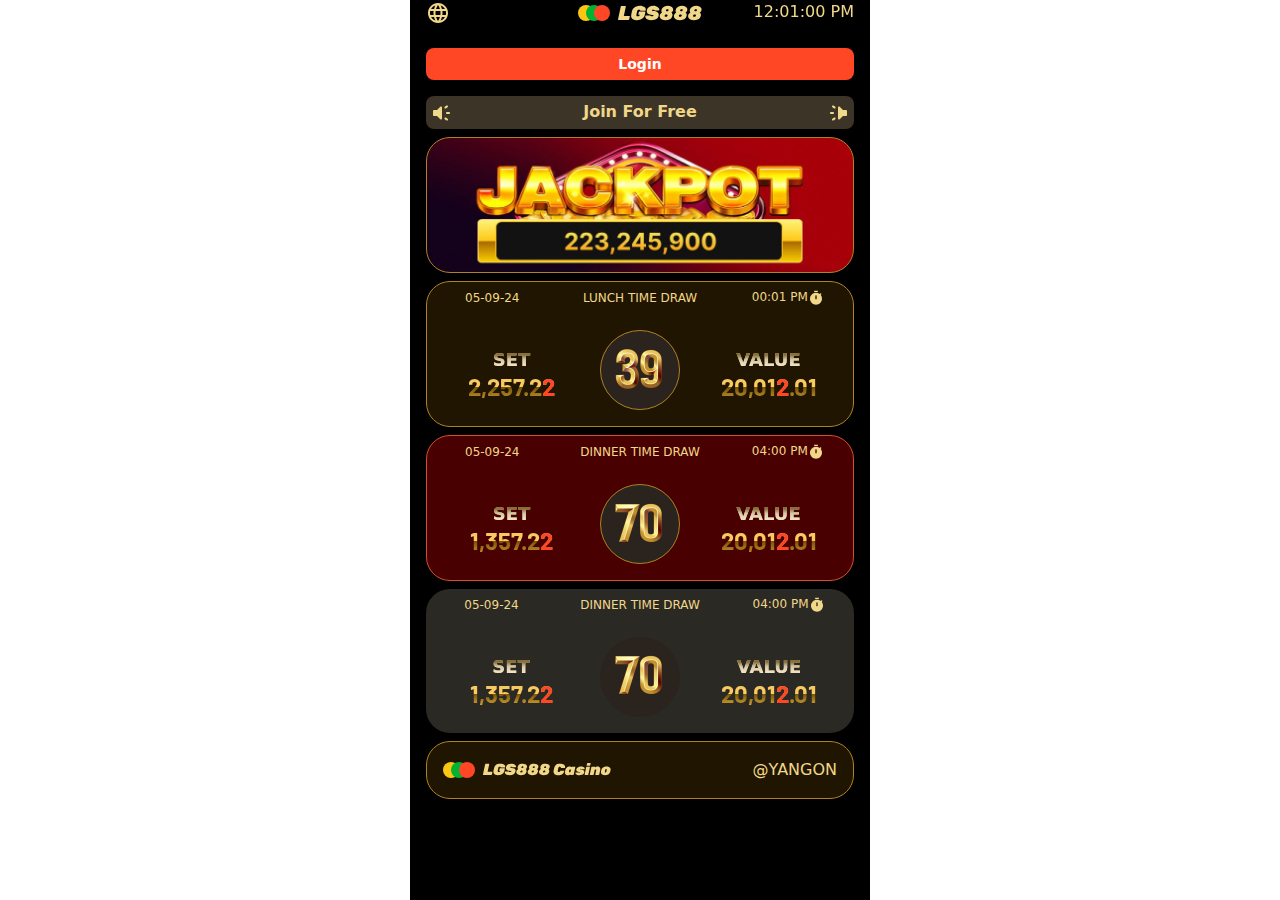
<file: index.html>
<!doctype html>
<html lang="en" class="h-100">
  <head>
    <meta charset="utf-8">
    <meta name="viewport" content="width=device-width, initial-scale=1">
    <meta name="description" content="">
    <meta name="author" content="Mark Otto, Jacob Thornton, and Bootstrap contributors">
    <meta name="generator" content="Hugo 0.88.1">
    <title>EZY2D</title>
    <link rel="icon" type="image/x-icon" href="assets/images/favicon.png">
    <link rel="canonical" href="https://getbootstrap.com/docs/5.1/examples/cover/">
    <link rel="stylesheet" href="https://fonts.googleapis.com/css2?family=Material+Symbols+Outlined:opsz,wght,FILL,GRAD@24,400,0,0" />
    <link rel="preconnect" href="https://fonts.googleapis.com">
    <link rel="preconnect" href="https://fonts.gstatic.com" crossorigin>
    <link href="https://fonts.googleapis.com/css2?family=Rubik:ital,wght@0,300..900;1,300..900&display=swap" rel="stylesheet">
    <script src="https://cdn.jsdelivr.net/npm/@popperjs/core@2.10.2/dist/umd/popper.min.js" integrity="sha384-7+zCNj/IqJ95wo16oMtfsKbZ9ccEh31eOz1HGyDuCQ6wgnyJNSYdrPa03rtR1zdB" crossorigin="anonymous"></script>
    <script src="https://cdn.jsdelivr.net/npm/bootstrap@5.1.3/dist/js/bootstrap.min.js" integrity="sha384-QJHtvGhmr9XOIpI6YVutG+2QOK9T+ZnN4kzFN1RtK3zEFEIsxhlmWl5/YESvpZ13" crossorigin="anonymous"></script>
    <link href="https://fonts.googleapis.com/css2?family=Barlow:ital,wght@0,100;0,200;0,300;0,400;0,500;0,600;0,700;0,800;0,900;1,100;1,200;1,300;1,400;1,500;1,600;1,700;1,800;1,900&family=Syncopate:wght@400;700&display=swap" rel="stylesheet">

    <!-- Bootstrap core CSS -->
<link href="assets/dist/css/bootstrap.min.css" rel="stylesheet">

    <style>
      .bd-placeholder-img {
        font-size: 1.125rem;
        text-anchor: middle;
        -webkit-user-select: none;
        -moz-user-select: none;
        user-select: none;
      }

      @media (min-width: 768px) {
        .bd-placeholder-img-lg {
          font-size: 3.5rem;
        }
      }
      .animated-text {
            font-weight: bold;
            color: #FF4726;
            transition: opacity 0.5s ease-in-out;
        }
      .animated-text.small {
            color: #FF4726;
        }
        .fade-out {
            opacity: 0;
        }
      .dropbtn {
        background-color: #fff;
        border: none;
        cursor: pointer;
        }

.dropdown {
  position: relative;
  display: inline-block;
}

.dropdown-content {
  display: none;
  position: absolute;
  background-color: #fff;
  min-width: 160px;
  box-shadow: 0px 8px 16px 0px rgba(0,0,0,0.2);
  z-index: 1;
}

.dropdown-content a {
  color: #FF4726;
  padding: 12px 16px;
  text-decoration: none;
  display: block;
}

.dropdown-content a:hover {background-color: #fff}

.dropdown:hover .dropdown-content {
  display: block;
}

.dropdown:hover .dropbtn {
  background-color: #fff;
}
        .number {
          position: absolute;
            width: 100%;
            text-align: center;
            opacity: 0;
            transition: opacity 1s ease-in-out;
            left:0px
        }
        .number.active {
            opacity: 1;
            
        }
        .barlow-bold {
            font-family: "Barlow", sans-serif;
            font-weight: 700;
            font-style: normal;
        }
    </style>

    
    <!-- Css -->
    <link href="cover.css" rel="stylesheet">
  </head>
  <body class="d-flex bg-white mb-auto">

    <!-- Modal -->
    <div class="modal fade" id="staticBackdrop" data-bs-backdrop="static" data-bs-keyboard="false" tabindex="-1" aria-labelledby="staticBackdropLabel" aria-hidden="true">
      <div class="modal-dialog modal-dialog-centered">
        <div class="modal-content rounded-24 w-75 mx-auto">
          <div class="modal-header no-border">
            <h5 class="modal-title text-center w-100" id="staticBackdropLabel">登录</h5>
            <!-- <button type="button" class="btn-close" data-bs-dismiss="modal" aria-label="Close"></button> -->
          </div>
          <div class="modal-body">
            <input type="email" class="form-control bg-lg no-border mbh12 rounded-5" placeholder="帐号">
            <input type="password" class="form-control bg-lg no-border rounded-5" placeholder="密码" id="inputPassword">
          </div>
          <div class="modal-footer no-border">
            <button type="button" class="btn flex-fill bg-lg rounded-5" data-bs-dismiss="modal">关闭</button>
            <a href="pin.html" class="flex-fill btn bg-brandred rounded-5 text-white text-decoration-none">确定</a>
          </div>
        </div>
      </div>
    </div>
    <!-- Content -->
<div class="phone-container d-flex mx-auto flex-column bg-bk">
    <!-- Header -->
  <header class="phone-container mb-auto fixed-top-ezy px-3">
    <div class="row g-0 align-items-center">
      <div class="col"><div class="dropdown">
        <button class="dropbtn p-0" style="background-color: black;"><img src="assets/images/material-symbols_languageg.svg"></button>
        <div class="dropdown-content rounded-5">
        <a href="#">မြန်ြာဘာသာ</a>
        <a href="#">English</a>
        <a href="#">中文</a>
        </div>
      </div></div>
      <div class="col-6 text-center"><img src="assets/images/logog.svg"></div>
      <div class="col text-gold text-end">12:01:00 PM</div>
    </div>
  </header>

  <main class="phone-container mt-5 px-3 bg-black">
    
    <div class="d-grid"><button type="button" class="btn text-center bg-brandred text-white rounded-5 p-1 mb-3 fw-bold f14 h32" data-bs-toggle="modal" data-bs-target="#staticBackdrop">Login</button></div>
      <div class="d-flex flex-column" style="gap:8px;">
    <div class="row g-0 rounded-5 p-1 bg-dg">
      <div class="col"><img src="assets/images/material-symbols_brand-awareness-roundedg.svg"></div>
      <div class="col text-center text-gold fw-bold">Join For Free</div>
      <div class="col text-end"><img src="assets/images/material-symbols_brand-awareness-roundedrg.svg"></div>
    </div>
    <!-- Jackpot -->
    <div class="rounded-24 align-items-center d-flex justify-content-center flex-column px-3 bg-jackpot text-center" style="border:1px solid #AE8226;">
    </div>

     <!-- Bet -->
     <div class="rounded-24 bg-dkb overflow-hidden pb-3" style="border:1px solid #AE8226;">
      <div class="row g-0 align-items-center h32 px-3 mb-3 text-gold">
        <div class="col text-center f12">05-09-24</div>
        <div class="col-6 text-center f12">LUNCH TIME DRAW</div>
        <div class="col text-center f12">00:01 PM<img src="assets/images/material-symbols_timer-roundedg.svg"></div>
      </div>
      <div class="px-3">
      <div class="row g-0 align-items-center" style="gap:20px;">
        <div class="col text-center text-goldg fw-bold" style="font-size:24px;"><div class="text-wgoldg" style="font-size:18px;line-height: 18px;">SET</div><div class="barlow-bold" id="animation1" style="position:relative; width:100%; height:20px;"><span class="number text-goldg">2,257.2<span class="text-bgred">2</span></span><span class="number text-goldg">1,317.2<span class="text-bgred">8</span></span></div></div>
        <div class="text-center bg-dkg rounded-pill" style="height:80px; width:80px; border:1px solid #AE8226;"><div style="position:relative;line-height:76px;" id="animation2"><span class="number"><img src="assets/images/sample1.png" style="width:50px;"></span><span class="number"><img src="assets/images/sample2.png" style="width:50px;"></span></div></div>
        <div class="col text-center text-goldg fw-bold" style="font-size:24px;"><div class="text-wgoldg" style="font-size:18px;line-height: 18px;">VALUE</div><div class="barlow-bold" id="animation3" style="position:relative; width:100%; height:20px;"><span class="number text-goldg">20,01<span class="text-bgred">2</span>.01</span><span class="number text-goldg">20,51<span class="text-bgred">3</span>.06</span></span></div></div>
      </div>

      </div>
    </div>

    <div class="rounded-24 bg-dkr overflow-hidden pb-3" style="border:1px solid #D34E2D;">
      <div class="row g-0 align-items-center h32 px-3 mb-3 text-gold">
        <div class="col text-center f12">05-09-24</div>
        <div class="col-6 text-center f12">DINNER TIME DRAW</div>
        <div class="col text-center f12">04:00 PM<img src="assets/images/material-symbols_timer-roundedg.svg"></div>
      </div>
      <div class="px-3">
      <div class="row g-0 align-items-center" style="gap:20px;">
        <div class="col text-center text-goldg fw-bold" style="font-size:24px;"><div class="text-wgoldg" style="font-size:18px;line-height: 18px;">SET</div><div class="barlow-bold" id="animation4" style="position:relative; width:100%; height:20px;"><span class="number text-goldg">1,357.2<span class="text-bgred">2</span></span><span class="number text-goldg">1,317.2<span class="text-bgred">8</span></span></div></div>
        <div class="text-center bg-dkg rounded-pill" style="height:80px; width:80px; border:1px solid #AE8226;"><div style="position:relative;line-height:76px;" id="animation5"><span class="number"><img src="assets/images/sample2.png" style="width:50px;"></span><span class="number"><img src="assets/images/sample1.png" style="width:50px;"></span></div></div>
        <div class="col text-center text-goldg fw-bold" style="font-size:24px;"><div class="text-wgoldg" style="font-size:18px;line-height: 18px;">VALUE</div><div class="barlow-bold" id="animation6" style="position:relative; width:100%; height:20px;"><span class="number text-goldg">20,01<span class="text-bgred">2</span>.01</span><span class="number text-goldg">26,16<span class="text-bgred">3</span>.06</span></span></div></div>
      </div>
      
      </div>
    </div>

        <div class="rounded-24 overflow-hidden pb-3 bg-dg2">
      <div class="row g-0 align-items-center h32 px-3 mb-3 text-gold">
        <div class="col text-center f12">05-09-24</div>
        <div class="col-6 text-center f12">DINNER TIME DRAW</div>
        <div class="col text-center f12">04:00 PM<img src="assets/images/material-symbols_timer-roundedg.svg"></div>
      </div>
      <div class="px-3">
      <div class="row g-0 align-items-center" style="gap:20px;">
        <div class="col text-center text-goldg fw-bold" style="font-size:24px;"><div class="text-wgoldg" style="font-size:18px;line-height: 18px;">SET</div><div class="barlow-bold" style="position:relative; width:100%; height:20px;"><span class="text-goldg">1,357.2<span class="text-bgred">2</span></span></div></div>
        <div class="text-center bg-dkg rounded-pill" style="height:80px; width:80px;"><div style="position:relative;line-height:76px;" id="animation5"><span><img src="assets/images/sample2.png" style="width:50px;"></span></div></div>
        <div class="col text-center text-goldg fw-bold" style="font-size:24px;"><div class="text-wgoldg" style="font-size:18px;line-height: 18px;">VALUE</div><div class="barlow-bold" style="position:relative; width:100%; height:20px;"><span class="text-goldg">20,01<span class="text-bgred">2</span>.01</span></span></div></div>
      </div>
      
      </div>
    </div>

    <div class="bg-dkb rounded-24 p-3 d-flex" style="border:1px solid #AE8226;"><img src="assets/images/logofng.svg"><span class="flex-fill text-gold text-end">@YANGON</span></div>

  </div>




  </main>

</div>


<script>
  function setupAnimation(containerId) {
            const container = document.getElementById(containerId);
            const numbers = container.querySelectorAll('.number');
            let currentIndex = 0;

            function rotateNumbers() {
                numbers[currentIndex].classList.remove('active');
                currentIndex = (currentIndex + 1) % numbers.length;
                numbers[currentIndex].classList.add('active');
            }

            // 初始顯示第一個數字
            numbers[0].classList.add('active');

            // 每 2 秒切換一次數字
            setInterval(rotateNumbers, 2000);
        }

        // 設置兩個獨立的動畫
        setupAnimation('animation1');
        setupAnimation('animation2');
        setupAnimation('animation3');
        setupAnimation('animation4');
        setupAnimation('animation5');
        setupAnimation('animation6');
</script>

    
  </body>
</html>
</file>
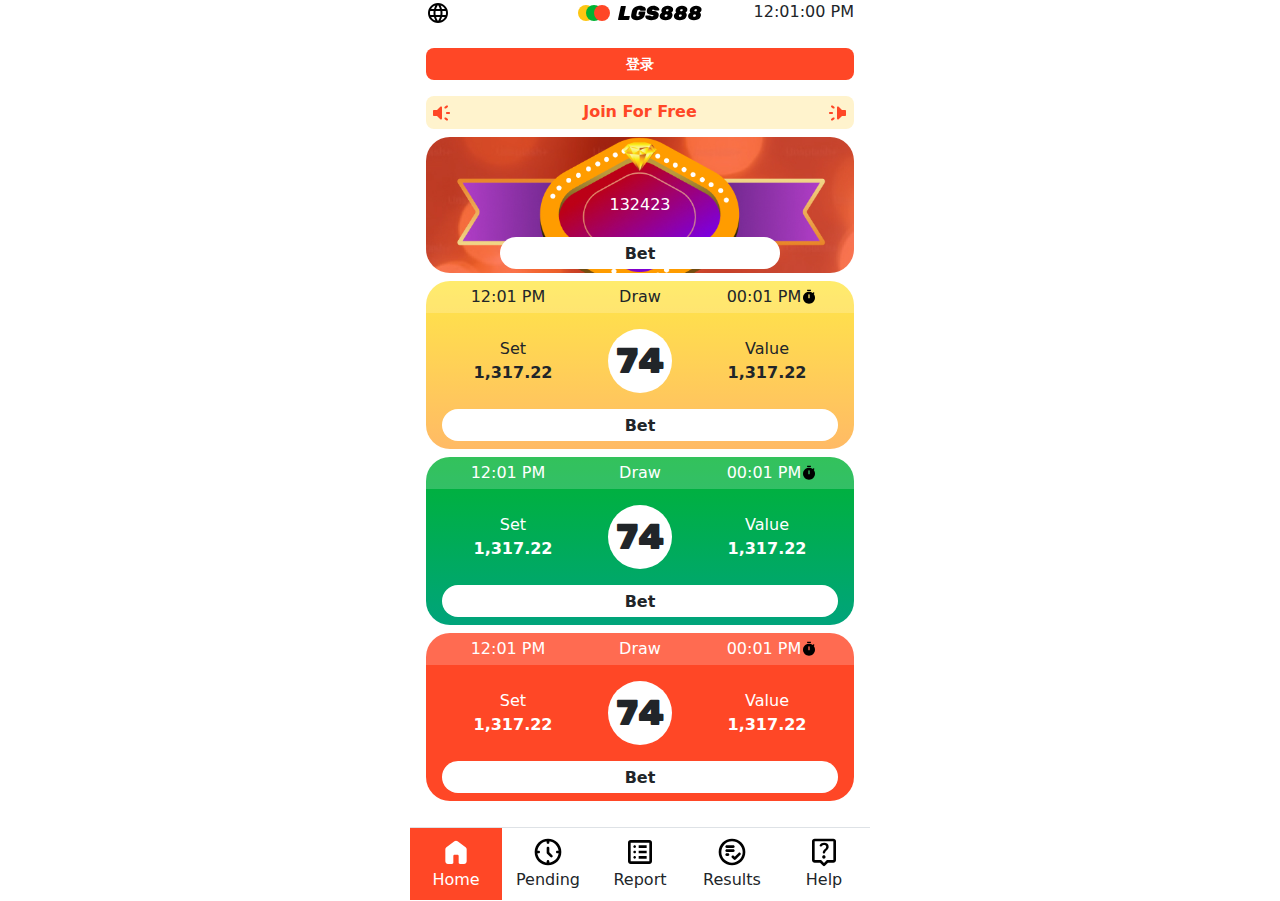
<file: cover/index.html>
<!doctype html>
<html lang="en" class="h-100">
  <head>
    <meta charset="utf-8">
    <meta name="viewport" content="width=device-width, initial-scale=1">
    <meta name="description" content="">
    <meta name="author" content="Mark Otto, Jacob Thornton, and Bootstrap contributors">
    <meta name="generator" content="Hugo 0.88.1">
    <title>Cover Template · Bootstrap v5.1</title>
    <link rel="icon" type="image/x-icon" href="../assets/images/favicon.png">
    <link rel="canonical" href="https://getbootstrap.com/docs/5.1/examples/cover/">
    <link rel="stylesheet" href="https://fonts.googleapis.com/css2?family=Material+Symbols+Outlined:opsz,wght,FILL,GRAD@24,400,0,0" />
    <link rel="preconnect" href="https://fonts.googleapis.com">
    <link rel="preconnect" href="https://fonts.gstatic.com" crossorigin>
    <link href="https://fonts.googleapis.com/css2?family=Rubik:ital,wght@0,300..900;1,300..900&display=swap" rel="stylesheet">
    
    

    <!-- Bootstrap core CSS -->
<link href="../assets/dist/css/bootstrap.min.css" rel="stylesheet">

    <style>
      .bd-placeholder-img {
        font-size: 1.125rem;
        text-anchor: middle;
        -webkit-user-select: none;
        -moz-user-select: none;
        user-select: none;
      }

      @media (min-width: 768px) {
        .bd-placeholder-img-lg {
          font-size: 3.5rem;
        }
      }
    </style>

    
    <!-- Custom styles for this template -->
    <link href="../cover/cover.css" rel="stylesheet">
  </head>
  <body class="d-flex bg-white mb-auto">
    
<div class="phone-container d-flex mx-auto flex-column">
  <header class="phone-container mb-auto fixed-top-ezy bg-white px-3">
    <div class="row g-0 align-items-center">
      <div class="col"><img src="../assets/images/material-symbols_language.svg"></div>
      <div class="col-6 text-center"><img src="../assets/images/ezy2d.svg"></div>
      <div class="col text-end">12:01:00 PM</div>
    </div>
  </header>

  <main class="phone-container mt-5 px-3" style="padding-bottom: 100px;">
    <div class="d-grid"><button type="button" class="btn text-center bg-brandred text-white rounded-5 p-1 mb-3 fw-bold f14 h32">登录</button></div>
      <div class="d-flex flex-column" style="gap:8px;">
    <div class="row g-0 rounded-5 p-1 bg-brandlyellow">
      <div class="col"><img src="../assets/images/material-symbols_brand-awareness-rounded.svg"></div>
      <div class="col text-center text-brandred fw-bold">Join For Free</div>
      <div class="col text-end"><img src="../assets/images/material-symbols_brand-awareness-roundedR.svg"></div>
    </div>
    <div class="rounded-24 p-1 bg-jackpot position-relative">
      <div class="position-absolute top-50 start-50 translate-middle text-white">132423</div>
      <div class="position-absolute bottom-0 start-50 translate-middle-x"><a href="#" class="btn text-center bg-white rounded-pill p-1 mb-1 fw-bold h32" style="width:280px;">Bet</a></div>
    </div>

    <div class="rounded-24 bg-yg">
      <div class="row g-0 align-items-center h32 px-3 mb-3 bg-wo20">
        <div class="col text-center">12:01 PM</div>
        <div class="col text-center">Draw</div>
        <div class="col text-center">00:01 PM<img src="../assets/images/material-symbols_timer-rounded.svg"></div>
      </div>
      <div class="px-3">
      <div class="row g-0 align-items-center" style="gap:24px;">
        <div class="col text-center"><div>Set</div><div class="fw-bold">1,317.22</div></div>
        <div class="text-center bg-white rounded-pill" style="height:64px; width:64px;"><span style="font-size:36px;line-height:64px;font-family:Rubik, sans-serif; font-weight: 900;">74</span></div>
        <div class="col text-center"><div>Value</div><div class="fw-bold">1,317.22</div></div>
      </div>
      <div class="d-grid"><button type="button" class="btn text-center bg-white rounded-pill p-1 mb-2 fw-bold h32 mt-3">Bet</button></div>
      </div>
    </div>

    <div class="rounded-24 bg-gg">
      <div class="row g-0 align-items-center h32 px-3 mb-3 bg-wo20">
        <div class="col text-center text-white">12:01 PM</div>
        <div class="col text-center text-white">Draw</div>
        <div class="col text-center text-white">00:01 PM<img src="../assets/images/material-symbols_timer-rounded.svg"></div>
      </div>
      <div class="px-3">
      <div class="row g-0 align-items-center" style="gap:24px;">
        <div class="col text-center text-white"><div>Set</div><div class="fw-bold">1,317.22</div></div>
        <div class="text-center bg-white rounded-pill" style="height:64px; width:64px;"><span style="font-size:36px;line-height:64px;font-family:Rubik, sans-serif; font-weight: 900;">74</span></div>
        <div class="col text-center text-white"><div>Value</div><div class="fw-bold">1,317.22</div></div>
      </div>
      <div class="d-grid"><button type="button" class="btn text-center bg-white rounded-pill p-1 mb-2 fw-bold h32 mt-3">Bet</button></div>
      </div>
    </div>

    <div class="rounded-24 bg-brandred">
      <div class="row g-0 align-items-center h32 px-3 mb-3 bg-wo20">
        <div class="col text-center text-white">12:01 PM</div>
        <div class="col text-center text-white">Draw</div>
        <div class="col text-center text-white">00:01 PM<img src="../assets/images/material-symbols_timer-rounded.svg"></div>
      </div>
      <div class="px-3">
      <div class="row g-0 align-items-center" style="gap:24px;">
        <div class="col text-center text-white"><div>Set</div><div class="fw-bold">1,317.22</div></div>
        <div class="text-center bg-white rounded-pill" style="height:64px; width:64px;"><span style="font-size:36px;line-height:64px;font-family:Rubik, sans-serif; font-weight: 900;">74</span></div>
        <div class="col text-center text-white"><div>Value</div><div class="fw-bold">1,317.22</div></div>
      </div>
      <div class="d-grid"><button type="button" class="btn text-center bg-white rounded-pill p-1 mb-2 fw-bold h32 mt-3">Bet</button></div>
      </div>
    </div>


  </div>
  </main>
<div class="phone-container fixed-bottom-ezy bg-white border-top">
  <div class="row g-0 align-items-center">
  <div class="col py-2 bg-brandred">
    <div class="text-center"><img src="../assets/images/material-symbols_home-rounded.svg"></div>
    <div class="text-center text-white">Home</div>
  </div>
  <div class="col">
    <div class="text-center"><img src="../assets/images/material-symbols_nest-clock-farsight-analog-outline-rounded.svg"></div>
    <div class="text-center">Pending</div>
  </div>
  <div class="col">
    <div class="text-center"><img src="../assets/images/material-symbols_list-alt-outline.svg"></div>
    <div class="text-center">Report</div>
  </div>
  <div class="col">
    <div class="text-center"><img src="../assets/images/material-symbols_playlist-add-check-circle-outline-rounded.svg"></div>
    <div class="text-center">Results</div>
  </div>
  <div class="col">
    <div class="text-center"><img src="../assets/images/material-symbols_live-help-outline-rounded.svg"></div>
    <div class="text-center">Help</div>
  </div>
</div>
</div>


    
  </body>
</html>
</file>
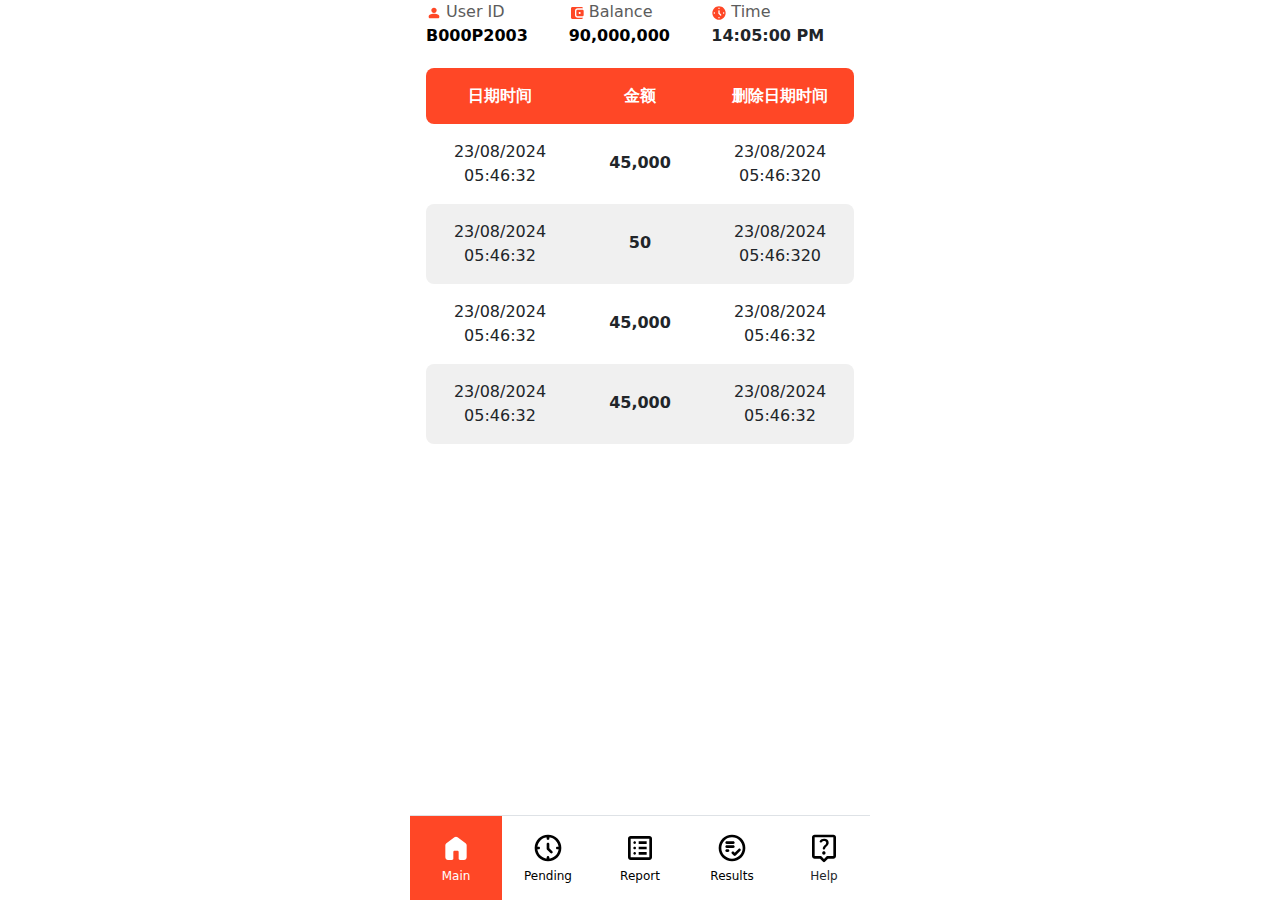
<file: Balance.html>
<!doctype html>
<html lang="en" class="h-100">
  <head>
    <meta charset="utf-8">
    <meta name="viewport" content="width=device-width, initial-scale=1">
    <meta name="description" content="">
    <meta name="author" content="Mark Otto, Jacob Thornton, and Bootstrap contributors">
    <meta name="generator" content="Hugo 0.88.1">
    <title>Cover Template · Bootstrap v5.1</title>
    <link rel="icon" type="image/x-icon" href="assets/images/favicon.png">
    <link rel="canonical" href="https://getbootstrap.com/docs/5.1/examples/cover/">
    <link rel="stylesheet" href="https://fonts.googleapis.com/css2?family=Material+Symbols+Outlined:opsz,wght,FILL,GRAD@24,400,0,0" />
    <link rel="preconnect" href="https://fonts.googleapis.com">
    <link rel="preconnect" href="https://fonts.gstatic.com" crossorigin>
    <link href="https://fonts.googleapis.com/css2?family=Rubik:ital,wght@0,300..900;1,300..900&display=swap" rel="stylesheet">
    
    

    <!-- Bootstrap core CSS -->
<link href="assets/dist/css/bootstrap.min.css" rel="stylesheet">

    <style>
      .bd-placeholder-img {
        font-size: 1.125rem;
        text-anchor: middle;
        -webkit-user-select: none;
        -moz-user-select: none;
        user-select: none;
      }

      @media (min-width: 768px) {
        .bd-placeholder-img-lg {
          font-size: 3.5rem;
        }
      }
    </style>

    
    <!-- Custom styles for this template -->
    <link href="cover.css" rel="stylesheet">
  </head>
  <body class="d-flex bg-white mb-auto">
    
<div class="phone-container d-flex mx-auto flex-column">

  <main class="phone-container px-3" style="padding-bottom: 100px;">
   
        <!--TopInfo-->
   <div class="row g-0 mbh20">
    <a href="profile.html" class="col text-decoration-none">
      <div class="text-g"><img class="mrw4" src="assets/images/material-symbols_person-rounded.svg">User ID</div>
      <div class="fw800 text-black">B000P2003</div>
    </a>
    <a href="Balance.html" class="col text-decoration-none">
      <div class="text-g"><img class="mrw4" src="assets/images/material-symbols_account-balance-wallet.svg">Balance</div>
      <div class="fw800 text-black">90,000,000</div>
    </a>
    <div class="col">
      <div class="text-g"><img class="mrw4" src="assets/images/material-symbols_nest-clock-farsight-analog-rounded.svg">Time</div>
      <div class="fw800">14:05:00 PM</div>
    </div>
   </div>

        <!--Table-->
        <div class="row g-0 bg-brandred py-3 px-1 rounded-5">
          <div class="col fw800 text-white text-center">日期时间</div>
          <div class="col fw800 text-white text-center">金额</div>
          <div class="col fw800 text-white text-center">删除日期时间</div>
        </div>
        <div class="row g-0 py-3 px-1 rounded-5">
          <div class="col text-center">23/08/2024 05:46:32</div>
          <div class="col text-center fw800" style="line-height: 46px;">45,000</div>
          <div class="col text-center">23/08/2024 05:46:320</div>
        </div>
        <div class="row g-0 bg-lg py-3 px-1 rounded-5">
          <div class="col text-center">23/08/2024 05:46:32</div>
          <div class="col text-center fw800" style="line-height: 46px;">50</div>
          <div class="col text-center">23/08/2024 05:46:320</div>
        </div>
        <div class="row g-0 py-3 px-1 rounded-5">
          <div class="col text-center">23/08/2024 05:46:32</div>
          <div class="col text-center fw800" style="line-height: 46px;">45,000</div>
          <div class="col text-center">23/08/2024 05:46:32</div>
        </div>
        <div class="row g-0 bg-lg py-3 px-1 rounded-5">
          <div class="col text-center">23/08/2024 05:46:32</div>
          <div class="col text-center fw800" style="line-height: 46px;">45,000</div>
          <div class="col text-center">23/08/2024 05:46:32</div>
        </div>


  </main>

  <!--BottomNav-->
  <div class="phone-container fixed-bottom-ezy bg-white border-top">
    <div class="row g-0 align-items-center">
      <a href="indexlogin.html" class="col py-3 bg-brandred text-decoration-none">
        <div class="text-center mbh4"><img src="assets/images/material-symbols_home-rounded.svg"></div>
        <div class="text-center text-white f12">Main</div>
      </a>
    <a href="pending.html" class="col text-decoration-none">
      <div class="text-center mbh4"><img src="assets/images/material-symbols_nest-clock-farsight-analog-outline-rounded.svg"></div>
      <div class="text-center text-black f12">Pending</div>
    </a>
    <a href="report.html" class="col text-decoration-none">
      <div class="text-center mbh4"><img src="assets/images/material-symbols_list-alt-outline.svg"></div>
      <div class="text-center text-black f12">Report</div>
    </a>
    <a href="result.html" class="col text-decoration-none">
      <div class="text-center mbh4"><img src="assets/images/material-symbols_playlist-add-check-circle-outline-rounded.svg"></div>
      <div class="text-center text-black f12">Results</div>
    </a>
    <div class="col">
      <div class="text-center mbh4"><img src="assets/images/material-symbols_live-help-outline-rounded.svg"></div>
      <div class="text-center f12">Help</div>
    </div>
  </div>
  </div>

</div>
    
  </body>
</html>
</file>
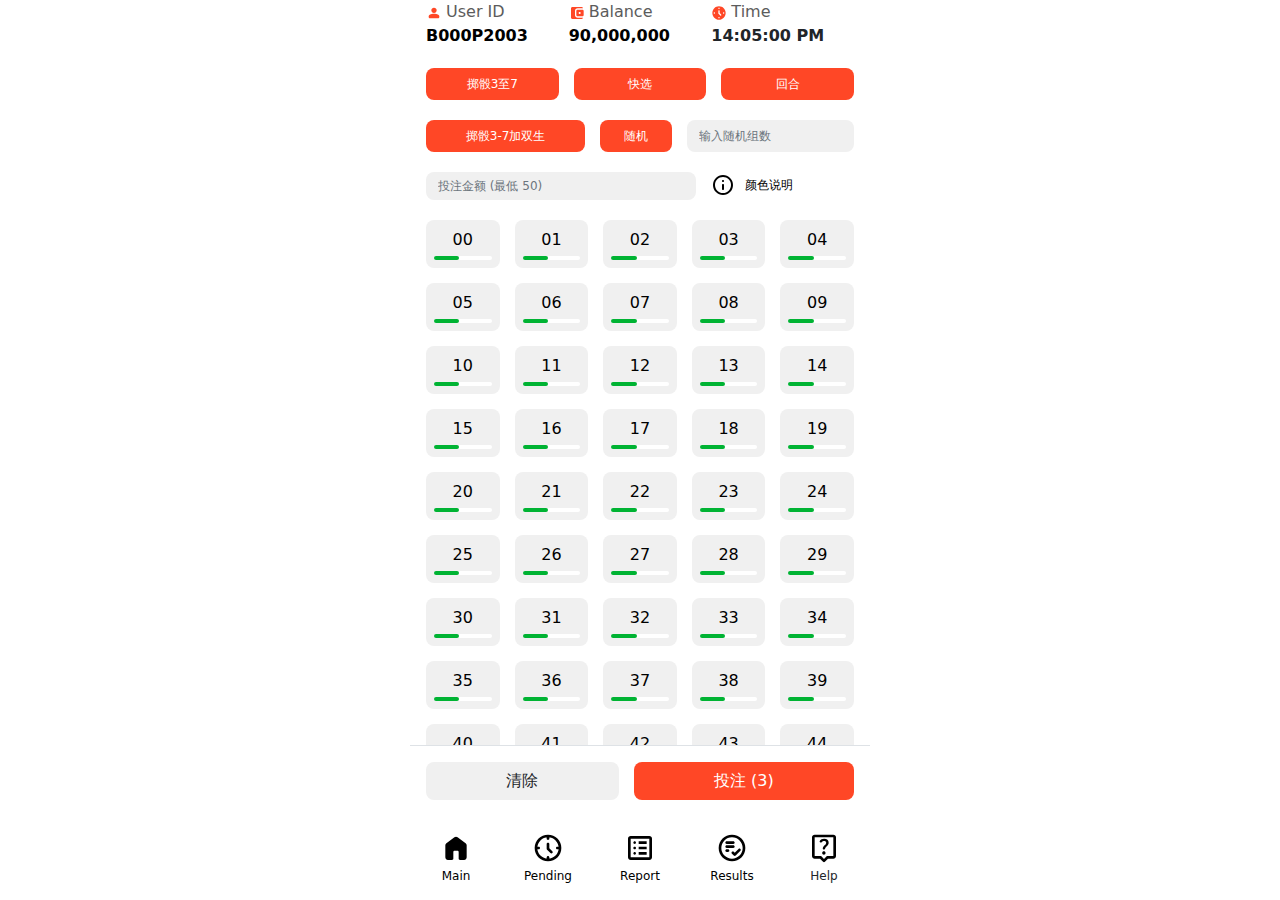
<file: bet.html>
<!doctype html>
<html lang="en" class="h-100">
  <head>
    <meta charset="utf-8">
    <meta name="viewport" content="width=device-width, initial-scale=1">
    <meta name="description" content="">
    <meta name="author" content="Mark Otto, Jacob Thornton, and Bootstrap contributors">
    <meta name="generator" content="Hugo 0.88.1">
    <title>Cover Template · Bootstrap v5.1</title>
    <link rel="icon" type="image/x-icon" href="assets/images/favicon.png">
    <link rel="canonical" href="https://getbootstrap.com/docs/5.1/examples/cover/">
    <link rel="stylesheet" href="https://fonts.googleapis.com/css2?family=Material+Symbols+Outlined:opsz,wght,FILL,GRAD@24,400,0,0" />
    <link rel="preconnect" href="https://fonts.googleapis.com">
    <link rel="preconnect" href="https://fonts.gstatic.com" crossorigin>
    <link href="https://fonts.googleapis.com/css2?family=Rubik:ital,wght@0,300..900;1,300..900&display=swap" rel="stylesheet">
    <script src="https://cdn.jsdelivr.net/npm/@popperjs/core@2.10.2/dist/umd/popper.min.js" integrity="sha384-7+zCNj/IqJ95wo16oMtfsKbZ9ccEh31eOz1HGyDuCQ6wgnyJNSYdrPa03rtR1zdB" crossorigin="anonymous"></script>
    <script src="https://cdn.jsdelivr.net/npm/bootstrap@5.1.3/dist/js/bootstrap.min.js" integrity="sha384-QJHtvGhmr9XOIpI6YVutG+2QOK9T+ZnN4kzFN1RtK3zEFEIsxhlmWl5/YESvpZ13" crossorigin="anonymous"></script>
    

    <!-- Bootstrap core CSS -->
<link href="assets/dist/css/bootstrap.min.css" rel="stylesheet">

    <style>
      .bd-placeholder-img {
        font-size: 1.125rem;
        text-anchor: middle;
        -webkit-user-select: none;
        -moz-user-select: none;
        user-select: none;
      }

      @media (min-width: 768px) {
        .bd-placeholder-img-lg {
          font-size: 3.5rem;
        }
      }
      button:focus {
        background-color: #FF4726;
        color:#fff;
}
    </style>

    
    <!-- Custom styles for this template -->
    <link href="cover.css" rel="stylesheet">
  </head>
  <body class="d-flex bg-white mb-auto">
    
<!-- Modal -->
<div class="modal fade" id="staticBackdrop" data-bs-backdrop="static" data-bs-keyboard="false" tabindex="-1" aria-labelledby="staticBackdropLabel" aria-hidden="true">
  <div class="modal-dialog modal-dialog-centered">
    <div class="modal-content rounded-24 w-75 mx-auto">
      <div class="modal-header no-border">
        <h5 class="modal-title text-center w-100" id="staticBackdropLabel">请输入投注 “Akhway”的号码</h5>
        <!-- <button type="button" class="btn-close" data-bs-dismiss="modal" aria-label="Close"></button> -->
      </div>
      <div class="modal-body">
        <p class="w100 text-center">不允许有两个相同的数字</p>
        <input type="text" class="form-control bg-lg no-border mbh12 rounded-5" placeholder="不允许有两个相同的数字">
      </div>
      <div class="modal-footer no-border">
        <button type="button" class="btn flex-fill bg-lg rounded-5" data-bs-dismiss="modal">关闭</button>
        <a href="bet.html" class="flex-fill btn bg-brandred rounded-5 text-white text-decoration-none">确定</a>
      </div>
    </div>
  </div>
</div>

<div class="modal fade" id="randomBackdrop" data-bs-backdrop="static" data-bs-keyboard="false" tabindex="-1" aria-labelledby="staticBackdropLabel" aria-hidden="true">
  <div class="modal-dialog modal-dialog-centered">
    <div class="modal-content rounded-24 w-75 mx-auto">
      <div class="modal-header no-border">
        <h5 class="modal-title text-center w-100" id="staticBackdropLabel">请输入投注3至7个号码并将所选号码新增为孪生号</h5>
        <!-- <button type="button" class="btn-close" data-bs-dismiss="modal" aria-label="Close"></button> -->
      </div>
      <div class="modal-body">
        <!-- <p class="text-center">随机电脑选号，输入要购买几组号码</p> -->
        <input type="text" class="form-control bg-lg no-border mbh12 rounded-5" placeholder="不允许有两个相同的数字">
      </div>
      <div class="modal-footer no-border">
        <button type="button" class="btn flex-fill bg-lg rounded-5" data-bs-dismiss="modal">关闭</button>
        <a href="bet.html" class="flex-fill btn bg-brandred rounded-5 text-white text-decoration-none">确定</a>
      </div>
    </div>
  </div>
</div>

<div class="modal fade" id="colorBackdrop" data-bs-backdrop="static" data-bs-keyboard="false" tabindex="-1" aria-labelledby="staticBackdropLabel" aria-hidden="true">
  <div class="modal-dialog modal-dialog-centered">
    <div class="modal-content rounded-24 w-75 mx-auto">
      <div class="modal-header no-border">
        <h5 class="modal-title text-center w-100" id="staticBackdropLabel">颜色说明</h5>
        <!-- <button type="button" class="btn-close" data-bs-dismiss="modal" aria-label="Close"></button> -->
      </div>
      <div class="modal-body row g-0 justify-content-md-center">
        <div class="col" style="max-width:150px">
        <div><img class="mrw4" src="assets/images/greendot.svg">低于 50%</div>
        <div><img class="mrw4" src="assets/images/yellowdot.svg">50% ~ 80% 之间</div>
        <div><img class="mrw4" src="assets/images/reddot.svg">0% ~ 99% 之间</div>
        <div><img class="mrw4" src="assets/images/graydot.svg">下注已满</div>
      </div>
      </div>
      <div class="modal-footer no-border">
        <button type="button" class="flex-fill btn bg-brandred rounded-5 text-white " data-bs-dismiss="modal">确定</button>
      </div>
    </div>
  </div>
</div>

<div class="modal fade" id="exampleModal" tabindex="-1" aria-labelledby="exampleModalLabel" aria-hidden="true">
  <div class="modal-dialog" style="margin-bottom:0px;">
    <div class="modal-content" style="height:100%; max-height: 1000px;">
      <div class="modal-header">
        <h5 class="modal-title text-black" id="exampleModalLabel" style="text-shadow: none;">快选</h5>
        <button type="button" class="close no-border bg-white" data-bs-dismiss="modal" aria-label="Close">
          <span aria-hidden="true">&times;</span>
        </button>
      </div>
      <div class="modal-body overflow-auto h-100 no-border">

        <h5 class="my-4 fw800">添加</h5>
        <div class="row g-0 mbh12" style="gap:15px;">
          <div class="row g-0" style="gap:15px;">
            <button class="col p-2 bg-lg rounded-5 text-center border-0">0/10</button>
            <button class="col p-2 bg-lg rounded-5 text-center border-0">1/11</button>
            <button class="col p-2 bg-lg rounded-5 text-center border-0">2/12</button>
            <button class="col p-2 bg-lg rounded-5 text-center border-0">3/13</button>
            <button class="col p-2 bg-lg rounded-5 text-center border-0">4/14</button>
          </div>
          <div class="row g-0" style="gap:15px;">
            <button class="col p-2 bg-lg rounded-5 text-center border-0">5/15</button>
            <button class="col p-2 bg-lg rounded-5 text-center border-0">6/16</button>
            <button class="col p-2 bg-lg rounded-5 text-center border-0">7/17</button>
            <button class="col p-2 bg-lg rounded-5 text-center border-0">8/18</button>
            <button class="col p-2 bg-lg rounded-5 text-center border-0">9/19</button>
          </div>
         </div>
         <h5 class="my-4 fw800">选定号码组合</h5>
         <div class="row g-0 mbh12" style="gap:15px;">
           <div class="row g-0" style="gap:15px;">
            <button class="col p-2 bg-lg rounded-5 text-center border-0">0</button>
            <button class="col p-2 bg-lg rounded-5 text-center border-0">1</button>
            <button class="col p-2 bg-lg rounded-5 text-center border-0">2</button>
            <button class="col p-2 bg-lg rounded-5 text-center border-0">3</button>
            <button class="col p-2 bg-lg rounded-5 text-center border-0">4</button>
           </div>
           <div class="row g-0" style="gap:15px;">
            <button class="col p-2 bg-lg rounded-5 text-center border-0">5</button>
            <button class="col p-2 bg-lg rounded-5 text-center border-0">6</button>
            <button class="col p-2 bg-lg rounded-5 text-center border-0">7</button>
            <button class="col p-2 bg-lg rounded-5 text-center border-0">8</button>
            <button class="col p-2 bg-lg rounded-5 text-center border-0">9</button>
           </div>
          </div>
          <h5 class="my-4 fw800">选择的号码在前面</h5>
          <div class="row g-0 mbh12" style="gap:15px;">
            <div class="row g-0" style="gap:15px;">
              <button class="col p-2 bg-lg rounded-5 text-center border-0">0</button>
              <button class="col p-2 bg-lg rounded-5 text-center border-0">1</button>
              <button class="col p-2 bg-lg rounded-5 text-center border-0">2</button>
              <button class="col p-2 bg-lg rounded-5 text-center border-0">3</button>
              <button class="col p-2 bg-lg rounded-5 text-center border-0">4</button>
            </div>
            <div class="row g-0" style="gap:15px;">
              <button class="col p-2 bg-lg rounded-5 text-center border-0">5</button>
              <button class="col p-2 bg-lg rounded-5 text-center border-0">6</button>
              <button class="col p-2 bg-lg rounded-5 text-center border-0">7</button>
              <button class="col p-2 bg-lg rounded-5 text-center border-0">8</button>
              <button class="col p-2 bg-lg rounded-5 text-center border-0">9</button>
            </div>
           </div>
           <h5 class="my-4 fw800">选择的号码在后面</h5>
           <div class="row g-0 mbh12" style="gap:15px;">
             <div class="row g-0" style="gap:15px;">
              <button class="col p-2 bg-lg rounded-5 text-center border-0">0</button>
              <button class="col p-2 bg-lg rounded-5 text-center border-0">1</button>
              <button class="col p-2 bg-lg rounded-5 text-center border-0">2</button>
              <button class="col p-2 bg-lg rounded-5 text-center border-0">3</button>
              <button class="col p-2 bg-lg rounded-5 text-center border-0">4</button>
             </div>
             <div class="row g-0" style="gap:15px;">
              <button class="col p-2 bg-lg rounded-5 text-center border-0">5</button>
              <button class="col p-2 bg-lg rounded-5 text-center border-0">6</button>
              <button class="col p-2 bg-lg rounded-5 text-center border-0">7</button>
              <button class="col p-2 bg-lg rounded-5 text-center border-0">8</button>
              <button class="col p-2 bg-lg rounded-5 text-center border-0">9</button>
             </div>
            </div>
            <h5 class="my-4 fw800">特别号码</h5>
            <div class="d-flex flex-column">
            <button type="button" class="btn flex-fill bg-lg rounded-5 mbh12">星座号码 07, 18, 24, 35, 42, 53, 70, 81, 69, 96</button>
            <button type="button" class="btn flex-fill bg-lg rounded-5 mbh12">力量数字 05, 16, 27, 38, 49, 50, 61, 72, 83, 94</button>
            <button type="button" class="btn flex-fill bg-lg rounded-5 mbh12">连续数字 01, 12, 23, 34, 45, 56, 67, 78, 89, 90</button>
            <button type="button" class="btn flex-fill bg-lg rounded-5 mbh12">双胞胎号码 00, 11, 22, 33, 44, 55, 66, 77, 88, 99</button>
          </div>


      </div>
    </div>
  </div>
</div>

<div class="phone-container d-flex mx-auto flex-column">
 
  <main class="phone-container px-3" style="padding-bottom: 100px;">
    <!--TopInfo-->
   <div class="row g-0 mbh20">
    <a href="profile.html" class="col text-decoration-none">
      <div class="text-g"><img class="mrw4" src="assets/images/material-symbols_person-rounded.svg">User ID</div>
      <div class="fw800 text-black">B000P2003</div>
    </a>
    <a href="Balance.html" class="col text-decoration-none">
      <div class="text-g"><img class="mrw4" src="assets/images/material-symbols_account-balance-wallet.svg">Balance</div>
      <div class="fw800 text-black">90,000,000</div>
    </a>
    <div class="col">
      <div class="text-g"><img class="mrw4" src="assets/images/material-symbols_nest-clock-farsight-analog-rounded.svg">Time</div>
      <div class="fw800">14:05:00 PM</div>
    </div>
   </div>

    <div class="row g-0 mbh20" style="gap:15px;">
      <button type="button" data-bs-toggle="modal" data-bs-target="#staticBackdrop" class="col border-0 p-2 bg-brandred rounded-5 text-white text-center f12">掷骰3至7</button>
      <button type="button" data-bs-toggle="modal" data-bs-target="#exampleModal" class="col border-0 p-2 bg-brandred rounded-5 text-white text-center f12">快选</button>
      <a class="col p-2 bg-brandred rounded-5 text-white text-center text-decoration-none f12">回合</a>
    </div>

    <div class="row g-0 mbh20" style="gap:15px;">
      <button type="button" data-bs-toggle="modal" data-bs-target="#randomBackdrop" class="col border-0 p-2 bg-brandred rounded-5 text-white text-center f12">掷骰3-7加双生</button>
      <button type="button" data-bs-toggle="modal" class="col-2 p-2 border-0 bg-brandred rounded-5 text-white text-center text-decoration-none f12">随机</button>
      <input type="text" class="col form-control bg-lg no-border rounded-5 f12" id="inputPassword" placeholder="输入随机组数">
    </div>
    <div class="row g-0 mbh20" style="gap:15px;">
    <input type="text" class="col form-control bg-lg no-border rounded-5 f12" id="inputPassword" placeholder="投注金额 (最低 50)">
    <div class="col-4" style="min-width: 130px;"><img src="assets/images/Info.svg" style="margin-right:4px;"><button type="button" data-bs-toggle="modal" data-bs-target="#colorBackdrop" class="border-0 bg-white f12">颜色说明</button></div>
    </div>

    <div class="row g-0 overflow-auto" style="gap:15px; max-height: 540px; padding-bottom: 40px;">

      <div class="row g-0" style="gap:15px;">
        <button class="col p-2 bg-lg rounded-5 text-center border-0">
          <div class="mbh4">00</div>
          <div class="bg-white rounded-5" style="height:4px">
            <div class="bg-green rounded-5" style="height:4px;width:44%"></div>
          </div>
        </button>
        <button class="col p-2 bg-lg rounded-5 text-center border-0">
          <div class="mbh4">01</div>
          <div class="bg-white rounded-5" style="height:4px">
            <div class="bg-green rounded-5" style="height:4px;width:44%"></div>
          </div>
        </button>
        <button class="col p-2 bg-lg rounded-5 text-center border-0">
          <div class="mbh4">02</div>
          <div class="bg-white rounded-5" style="height:4px">
            <div class="bg-green rounded-5" style="height:4px;width:44%"></div>
          </div>
        </button>
        <button class="col p-2 bg-lg rounded-5 text-center border-0">
          <div class="mbh4">03</div>
          <div class="bg-white rounded-5" style="height:4px">
            <div class="bg-green rounded-5" style="height:4px;width:44%"></div>
          </divn>
        </button>
        <button class="col p-2 bg-lg rounded-5 text-center border-0">
          <div class="mbh4">04</div>
          <div class="bg-white rounded-5" style="height:4px">
            <div class="bg-green rounded-5" style="height:4px;width:44%"></div>
          </div>
        </button>
      </div>

      <div class="row g-0" style="gap:15px;">
        <button class="col p-2 bg-lg rounded-5 text-center border-0">
          <div class="mbh4">05</div>
          <div class="bg-white rounded-5" style="height:4px">
            <div class="bg-green rounded-5" style="height:4px;width:44%"></div>
          </div>
        </button>
        <button class="col p-2 bg-lg rounded-5 text-center border-0">
          <div class="mbh4">06</div>
          <div class="bg-white rounded-5" style="height:4px">
            <div class="bg-green rounded-5" style="height:4px;width:44%"></div>
          </div>
        </button>
        <button class="col p-2 bg-lg rounded-5 text-center border-0">
          <div class="mbh4">07</div>
          <div class="bg-white rounded-5" style="height:4px">
            <div class="bg-green rounded-5" style="height:4px;width:44%"></div>
          </div>
        </button>
        <button class="col p-2 bg-lg rounded-5 text-center border-0">
          <div class="mbh4">08</div>
          <div class="bg-white rounded-5" style="height:4px">
            <div class="bg-green rounded-5" style="height:4px;width:44%"></div>
          </divn>
        </button>
        <button class="col p-2 bg-lg rounded-5 text-center border-0">
          <div class="mbh4">09</div>
          <div class="bg-white rounded-5" style="height:4px">
            <div class="bg-green rounded-5" style="height:4px;width:44%"></div>
          </div>
        </button>
      </div>

      <div class="row g-0" style="gap:15px;">
        <button class="col p-2 bg-lg rounded-5 text-center border-0">
          <div class="mbh4">10</div>
          <div class="bg-white rounded-5" style="height:4px">
            <div class="bg-green rounded-5" style="height:4px;width:44%"></div>
          </div>
        </button>
        <button class="col p-2 bg-lg rounded-5 text-center border-0">
          <div class="mbh4">11</div>
          <div class="bg-white rounded-5" style="height:4px">
            <div class="bg-green rounded-5" style="height:4px;width:44%"></div>
          </div>
        </button>
        <button class="col p-2 bg-lg rounded-5 text-center border-0">
          <div class="mbh4">12</div>
          <div class="bg-white rounded-5" style="height:4px">
            <div class="bg-green rounded-5" style="height:4px;width:44%"></div>
          </div>
        </button>
        <button class="col p-2 bg-lg rounded-5 text-center border-0">
          <div class="mbh4">13</div>
          <div class="bg-white rounded-5" style="height:4px">
            <div class="bg-green rounded-5" style="height:4px;width:44%"></div>
          </divn>
        </button>
        <button class="col p-2 bg-lg rounded-5 text-center border-0">
          <div class="mbh4">14</div>
          <div class="bg-white rounded-5" style="height:4px">
            <div class="bg-green rounded-5" style="height:4px;width:44%"></div>
          </div>
        </button>
      </div>

      <div class="row g-0" style="gap:15px;">
        <button class="col p-2 bg-lg rounded-5 text-center border-0">
          <div class="mbh4">15</div>
          <div class="bg-white rounded-5" style="height:4px">
            <div class="bg-green rounded-5" style="height:4px;width:44%"></div>
          </div>
        </button>
        <button class="col p-2 bg-lg rounded-5 text-center border-0">
          <div class="mbh4">16</div>
          <div class="bg-white rounded-5" style="height:4px">
            <div class="bg-green rounded-5" style="height:4px;width:44%"></div>
          </div>
        </button>
        <button class="col p-2 bg-lg rounded-5 text-center border-0">
          <div class="mbh4">17</div>
          <div class="bg-white rounded-5" style="height:4px">
            <div class="bg-green rounded-5" style="height:4px;width:44%"></div>
          </div>
        </button>
        <button class="col p-2 bg-lg rounded-5 text-center border-0">
          <div class="mbh4">18</div>
          <div class="bg-white rounded-5" style="height:4px">
            <div class="bg-green rounded-5" style="height:4px;width:44%"></div>
          </divn>
        </button>
        <button class="col p-2 bg-lg rounded-5 text-center border-0">
          <div class="mbh4">19</div>
          <div class="bg-white rounded-5" style="height:4px">
            <div class="bg-green rounded-5" style="height:4px;width:44%"></div>
          </div>
        </button>
      </div>

      <div class="row g-0" style="gap:15px;">
        <button class="col p-2 bg-lg rounded-5 text-center border-0">
          <div class="mbh4">20</div>
          <div class="bg-white rounded-5" style="height:4px">
            <div class="bg-green rounded-5" style="height:4px;width:44%"></div>
          </div>
        </button>
        <button class="col p-2 bg-lg rounded-5 text-center border-0">
          <div class="mbh4">21</div>
          <div class="bg-white rounded-5" style="height:4px">
            <div class="bg-green rounded-5" style="height:4px;width:44%"></div>
          </div>
        </button>
        <button class="col p-2 bg-lg rounded-5 text-center border-0">
          <div class="mbh4">22</div>
          <div class="bg-white rounded-5" style="height:4px">
            <div class="bg-green rounded-5" style="height:4px;width:44%"></div>
          </div>
        </button>
        <button class="col p-2 bg-lg rounded-5 text-center border-0">
          <div class="mbh4">23</div>
          <div class="bg-white rounded-5" style="height:4px">
            <div class="bg-green rounded-5" style="height:4px;width:44%"></div>
          </divn>
        </button>
        <button class="col p-2 bg-lg rounded-5 text-center border-0">
          <div class="mbh4">24</div>
          <div class="bg-white rounded-5" style="height:4px">
            <div class="bg-green rounded-5" style="height:4px;width:44%"></div>
          </div>
        </button>
      </div>

      <div class="row g-0" style="gap:15px;">
        <button class="col p-2 bg-lg rounded-5 text-center border-0">
          <div class="mbh4">25</div>
          <div class="bg-white rounded-5" style="height:4px">
            <div class="bg-green rounded-5" style="height:4px;width:44%"></div>
          </div>
        </button>
        <button class="col p-2 bg-lg rounded-5 text-center border-0">
          <div class="mbh4">26</div>
          <div class="bg-white rounded-5" style="height:4px">
            <div class="bg-green rounded-5" style="height:4px;width:44%"></div>
          </div>
        </button>
        <button class="col p-2 bg-lg rounded-5 text-center border-0">
          <div class="mbh4">27</div>
          <div class="bg-white rounded-5" style="height:4px">
            <div class="bg-green rounded-5" style="height:4px;width:44%"></div>
          </div>
        </button>
        <button class="col p-2 bg-lg rounded-5 text-center border-0">
          <div class="mbh4">28</div>
          <div class="bg-white rounded-5" style="height:4px">
            <div class="bg-green rounded-5" style="height:4px;width:44%"></div>
          </divn>
        </button>
        <button class="col p-2 bg-lg rounded-5 text-center border-0">
          <div class="mbh4">29</div>
          <div class="bg-white rounded-5" style="height:4px">
            <div class="bg-green rounded-5" style="height:4px;width:44%"></div>
          </div>
        </button>
      </div>

      <div class="row g-0" style="gap:15px;">
        <button class="col p-2 bg-lg rounded-5 text-center border-0">
          <div class="mbh4">30</div>
          <div class="bg-white rounded-5" style="height:4px">
            <div class="bg-green rounded-5" style="height:4px;width:44%"></div>
          </div>
        </button>
        <button class="col p-2 bg-lg rounded-5 text-center border-0">
          <div class="mbh4">31</div>
          <div class="bg-white rounded-5" style="height:4px">
            <div class="bg-green rounded-5" style="height:4px;width:44%"></div>
          </div>
        </button>
        <button class="col p-2 bg-lg rounded-5 text-center border-0">
          <div class="mbh4">32</div>
          <div class="bg-white rounded-5" style="height:4px">
            <div class="bg-green rounded-5" style="height:4px;width:44%"></div>
          </div>
        </button>
        <button class="col p-2 bg-lg rounded-5 text-center border-0">
          <div class="mbh4">33</div>
          <div class="bg-white rounded-5" style="height:4px">
            <div class="bg-green rounded-5" style="height:4px;width:44%"></div>
          </divn>
        </button>
        <button class="col p-2 bg-lg rounded-5 text-center border-0">
          <div class="mbh4">34</div>
          <div class="bg-white rounded-5" style="height:4px">
            <div class="bg-green rounded-5" style="height:4px;width:44%"></div>
          </div>
        </button>
      </div>

      <div class="row g-0" style="gap:15px;">
        <button class="col p-2 bg-lg rounded-5 text-center border-0">
          <div class="mbh4">35</div>
          <div class="bg-white rounded-5" style="height:4px">
            <div class="bg-green rounded-5" style="height:4px;width:44%"></div>
          </div>
        </button>
        <button class="col p-2 bg-lg rounded-5 text-center border-0">
          <div class="mbh4">36</div>
          <div class="bg-white rounded-5" style="height:4px">
            <div class="bg-green rounded-5" style="height:4px;width:44%"></div>
          </div>
        </button>
        <button class="col p-2 bg-lg rounded-5 text-center border-0">
          <div class="mbh4">37</div>
          <div class="bg-white rounded-5" style="height:4px">
            <div class="bg-green rounded-5" style="height:4px;width:44%"></div>
          </div>
        </button>
        <button class="col p-2 bg-lg rounded-5 text-center border-0">
          <div class="mbh4">38</div>
          <div class="bg-white rounded-5" style="height:4px">
            <div class="bg-green rounded-5" style="height:4px;width:44%"></div>
          </divn>
        </button>
        <button class="col p-2 bg-lg rounded-5 text-center border-0">
          <div class="mbh4">39</div>
          <div class="bg-white rounded-5" style="height:4px">
            <div class="bg-green rounded-5" style="height:4px;width:44%"></div>
          </div>
        </button>
      </div>

      <div class="row g-0" style="gap:15px;">
        <button class="col p-2 bg-lg rounded-5 text-center border-0">
          <div class="mbh4">40</div>
          <div class="bg-white rounded-5" style="height:4px">
            <div class="bg-green rounded-5" style="height:4px;width:44%"></div>
          </div>
        </button>
        <button class="col p-2 bg-lg rounded-5 text-center border-0">
          <div class="mbh4">41</div>
          <div class="bg-white rounded-5" style="height:4px">
            <div class="bg-green rounded-5" style="height:4px;width:44%"></div>
          </div>
        </button>
        <button class="col p-2 bg-lg rounded-5 text-center border-0">
          <div class="mbh4">42</div>
          <div class="bg-white rounded-5" style="height:4px">
            <div class="bg-green rounded-5" style="height:4px;width:44%"></div>
          </div>
        </button>
        <button class="col p-2 bg-lg rounded-5 text-center border-0">
          <div class="mbh4">43</div>
          <div class="bg-white rounded-5" style="height:4px">
            <div class="bg-green rounded-5" style="height:4px;width:44%"></div>
          </divn>
        </button>
        <button class="col p-2 bg-lg rounded-5 text-center border-0">
          <div class="mbh4">44</div>
          <div class="bg-white rounded-5" style="height:4px">
            <div class="bg-green rounded-5" style="height:4px;width:44%"></div>
          </div>
        </button>
      </div>

      <div class="row g-0" style="gap:15px;">
        <button class="col p-2 bg-lg rounded-5 text-center border-0">
          <div class="mbh4">45</div>
          <div class="bg-white rounded-5" style="height:4px">
            <div class="bg-green rounded-5" style="height:4px;width:44%"></div>
          </div>
        </button>
        <button class="col p-2 bg-lg rounded-5 text-center border-0">
          <div class="mbh4">46</div>
          <div class="bg-white rounded-5" style="height:4px">
            <div class="bg-green rounded-5" style="height:4px;width:44%"></div>
          </div>
        </button>
        <button class="col p-2 bg-lg rounded-5 text-center border-0">
          <div class="mbh4">47</div>
          <div class="bg-white rounded-5" style="height:4px">
            <div class="bg-green rounded-5" style="height:4px;width:44%"></div>
          </div>
        </button>
        <button class="col p-2 bg-lg rounded-5 text-center border-0">
          <div class="mbh4">48</div>
          <div class="bg-white rounded-5" style="height:4px">
            <div class="bg-green rounded-5" style="height:4px;width:44%"></div>
          </divn>
        </button>
        <button class="col p-2 bg-lg rounded-5 text-center border-0">
          <div class="mbh4">49</div>
          <div class="bg-white rounded-5" style="height:4px">
            <div class="bg-green rounded-5" style="height:4px;width:44%"></div>
          </div>
        </button>
      </div>

      <div class="row g-0" style="gap:15px;">
        <button class="col p-2 bg-lg rounded-5 text-center border-0">
          <div class="mbh4">50</div>
          <div class="bg-white rounded-5" style="height:4px">
            <div class="bg-green rounded-5" style="height:4px;width:44%"></div>
          </div>
        </button>
        <button class="col p-2 bg-lg rounded-5 text-center border-0">
          <div class="mbh4">51</div>
          <div class="bg-white rounded-5" style="height:4px">
            <div class="bg-green rounded-5" style="height:4px;width:44%"></div>
          </div>
        </button>
        <button class="col p-2 bg-lg rounded-5 text-center border-0">
          <div class="mbh4">52</div>
          <div class="bg-white rounded-5" style="height:4px">
            <div class="bg-green rounded-5" style="height:4px;width:44%"></div>
          </div>
        </button>
        <button class="col p-2 bg-lg rounded-5 text-center border-0">
          <div class="mbh4">53</div>
          <div class="bg-white rounded-5" style="height:4px">
            <div class="bg-green rounded-5" style="height:4px;width:44%"></div>
          </divn>
        </button>
        <button class="col p-2 bg-lg rounded-5 text-center border-0">
          <div class="mbh4">54</div>
          <div class="bg-white rounded-5" style="height:4px">
            <div class="bg-green rounded-5" style="height:4px;width:44%"></div>
          </div>
        </button>
      </div>

      <div class="row g-0" style="gap:15px;">
        <button class="col p-2 bg-lg rounded-5 text-center border-0">
          <div class="mbh4">55</div>
          <div class="bg-white rounded-5" style="height:4px">
            <div class="bg-green rounded-5" style="height:4px;width:44%"></div>
          </div>
        </button>
        <button class="col p-2 bg-lg rounded-5 text-center border-0">
          <div class="mbh4">56</div>
          <div class="bg-white rounded-5" style="height:4px">
            <div class="bg-green rounded-5" style="height:4px;width:44%"></div>
          </div>
        </button>
        <button class="col p-2 bg-lg rounded-5 text-center border-0">
          <div class="mbh4">57</div>
          <div class="bg-white rounded-5" style="height:4px">
            <div class="bg-green rounded-5" style="height:4px;width:44%"></div>
          </div>
        </button>
        <button class="col p-2 bg-lg rounded-5 text-center border-0">
          <div class="mbh4">58</div>
          <div class="bg-white rounded-5" style="height:4px">
            <div class="bg-green rounded-5" style="height:4px;width:44%"></div>
          </divn>
        </button>
        <button class="col p-2 bg-lg rounded-5 text-center border-0">
          <div class="mbh4">59</div>
          <div class="bg-white rounded-5" style="height:4px">
            <div class="bg-green rounded-5" style="height:4px;width:44%"></div>
          </div>
        </button>
      </div>

      <div class="row g-0" style="gap:15px;">
        <button class="col p-2 bg-lg rounded-5 text-center border-0">
          <div class="mbh4">60</div>
          <div class="bg-white rounded-5" style="height:4px">
            <div class="bg-green rounded-5" style="height:4px;width:44%"></div>
          </div>
        </button>
        <button class="col p-2 bg-lg rounded-5 text-center border-0">
          <div class="mbh4">61</div>
          <div class="bg-white rounded-5" style="height:4px">
            <div class="bg-green rounded-5" style="height:4px;width:44%"></div>
          </div>
        </button>
        <button class="col p-2 bg-lg rounded-5 text-center border-0">
          <div class="mbh4">62</div>
          <div class="bg-white rounded-5" style="height:4px">
            <div class="bg-green rounded-5" style="height:4px;width:44%"></div>
          </div>
        </button>
        <button class="col p-2 bg-lg rounded-5 text-center border-0">
          <div class="mbh4">63</div>
          <div class="bg-white rounded-5" style="height:4px">
            <div class="bg-green rounded-5" style="height:4px;width:44%"></div>
          </divn>
        </button>
        <button class="col p-2 bg-lg rounded-5 text-center border-0">
          <div class="mbh4">64</div>
          <div class="bg-white rounded-5" style="height:4px">
            <div class="bg-green rounded-5" style="height:4px;width:44%"></div>
          </div>
        </button>
      </div>

      <div class="row g-0" style="gap:15px;">
        <button class="col p-2 bg-lg rounded-5 text-center border-0">
          <div class="mbh4">65</div>
          <div class="bg-white rounded-5" style="height:4px">
            <div class="bg-green rounded-5" style="height:4px;width:44%"></div>
          </div>
        </button>
        <button class="col p-2 bg-lg rounded-5 text-center border-0">
          <div class="mbh4">66</div>
          <div class="bg-white rounded-5" style="height:4px">
            <div class="bg-green rounded-5" style="height:4px;width:44%"></div>
          </div>
        </button>
        <button class="col p-2 bg-lg rounded-5 text-center border-0">
          <div class="mbh4">67</div>
          <div class="bg-white rounded-5" style="height:4px">
            <div class="bg-green rounded-5" style="height:4px;width:44%"></div>
          </div>
        </button>
        <button class="col p-2 bg-lg rounded-5 text-center border-0">
          <div class="mbh4">68</div>
          <div class="bg-white rounded-5" style="height:4px">
            <div class="bg-green rounded-5" style="height:4px;width:44%"></div>
          </divn>
        </button>
        <button class="col p-2 bg-lg rounded-5 text-center border-0">
          <div class="mbh4">69</div>
          <div class="bg-white rounded-5" style="height:4px">
            <div class="bg-green rounded-5" style="height:4px;width:44%"></div>
          </div>
        </button>
      </div>

      <div class="row g-0" style="gap:15px;">
        <button class="col p-2 bg-lg rounded-5 text-center border-0">
          <div class="mbh4">70</div>
          <div class="bg-white rounded-5" style="height:4px">
            <div class="bg-green rounded-5" style="height:4px;width:44%"></div>
          </div>
        </button>
        <button class="col p-2 bg-lg rounded-5 text-center border-0">
          <div class="mbh4">71</div>
          <div class="bg-white rounded-5" style="height:4px">
            <div class="bg-green rounded-5" style="height:4px;width:44%"></div>
          </div>
        </button>
        <button class="col p-2 bg-lg rounded-5 text-center border-0">
          <div class="mbh4">72</div>
          <div class="bg-white rounded-5" style="height:4px">
            <div class="bg-green rounded-5" style="height:4px;width:44%"></div>
          </div>
        </button>
        <button class="col p-2 bg-lg rounded-5 text-center border-0">
          <div class="mbh4">73</div>
          <div class="bg-white rounded-5" style="height:4px">
            <div class="bg-green rounded-5" style="height:4px;width:44%"></div>
          </divn>
        </button>
        <button class="col p-2 bg-lg rounded-5 text-center border-0">
          <div class="mbh4">74</div>
          <div class="bg-white rounded-5" style="height:4px">
            <div class="bg-green rounded-5" style="height:4px;width:44%"></div>
          </div>
        </button>
      </div>

      <div class="row g-0" style="gap:15px;">
        <button class="col p-2 bg-lg rounded-5 text-center border-0">
          <div class="mbh4">75</div>
          <div class="bg-white rounded-5" style="height:4px">
            <div class="bg-green rounded-5" style="height:4px;width:44%"></div>
          </div>
        </button>
        <button class="col p-2 bg-lg rounded-5 text-center border-0">
          <div class="mbh4">76</div>
          <div class="bg-white rounded-5" style="height:4px">
            <div class="bg-green rounded-5" style="height:4px;width:44%"></div>
          </div>
        </button>
        <button class="col p-2 bg-lg rounded-5 text-center border-0">
          <div class="mbh4">77</div>
          <div class="bg-white rounded-5" style="height:4px">
            <div class="bg-green rounded-5" style="height:4px;width:44%"></div>
          </div>
        </button>
        <button class="col p-2 bg-lg rounded-5 text-center border-0">
          <div class="mbh4">78</div>
          <div class="bg-white rounded-5" style="height:4px">
            <div class="bg-green rounded-5" style="height:4px;width:44%"></div>
          </divn>
        </button>
        <button class="col p-2 bg-lg rounded-5 text-center border-0">
          <div class="mbh4">79</div>
          <div class="bg-white rounded-5" style="height:4px">
            <div class="bg-green rounded-5" style="height:4px;width:44%"></div>
          </div>
        </button>
      </div>

      <div class="row g-0" style="gap:15px;">
        <button class="col p-2 bg-lg rounded-5 text-center border-0">
          <div class="mbh4">80</div>
          <div class="bg-white rounded-5" style="height:4px">
            <div class="bg-green rounded-5" style="height:4px;width:44%"></div>
          </div>
        </button>
        <button class="col p-2 bg-lg rounded-5 text-center border-0">
          <div class="mbh4">81</div>
          <div class="bg-white rounded-5" style="height:4px">
            <div class="bg-green rounded-5" style="height:4px;width:44%"></div>
          </div>
        </button>
        <button class="col p-2 bg-lg rounded-5 text-center border-0">
          <div class="mbh4">82</div>
          <div class="bg-white rounded-5" style="height:4px">
            <div class="bg-green rounded-5" style="height:4px;width:44%"></div>
          </div>
        </button>
        <button class="col p-2 bg-lg rounded-5 text-center border-0">
          <div class="mbh4">83</div>
          <div class="bg-white rounded-5" style="height:4px">
            <div class="bg-green rounded-5" style="height:4px;width:44%"></div>
          </divn>
        </button>
        <button class="col p-2 bg-lg rounded-5 text-center border-0">
          <div class="mbh4">84</div>
          <div class="bg-white rounded-5" style="height:4px">
            <div class="bg-green rounded-5" style="height:4px;width:44%"></div>
          </div>
        </button>
      </div>

      <div class="row g-0" style="gap:15px;">
        <button class="col p-2 bg-lg rounded-5 text-center border-0">
          <div class="mbh4">85</div>
          <div class="bg-white rounded-5" style="height:4px">
            <div class="bg-green rounded-5" style="height:4px;width:44%"></div>
          </div>
        </button>
        <button class="col p-2 bg-lg rounded-5 text-center border-0">
          <div class="mbh4">86</div>
          <div class="bg-white rounded-5" style="height:4px">
            <div class="bg-green rounded-5" style="height:4px;width:44%"></div>
          </div>
        </button>
        <button class="col p-2 bg-lg rounded-5 text-center border-0">
          <div class="mbh4">87</div>
          <div class="bg-white rounded-5" style="height:4px">
            <div class="bg-green rounded-5" style="height:4px;width:44%"></div>
          </div>
        </button>
        <button class="col p-2 bg-lg rounded-5 text-center border-0">
          <div class="mbh4">88</div>
          <div class="bg-white rounded-5" style="height:4px">
            <div class="bg-green rounded-5" style="height:4px;width:44%"></div>
          </divn>
        </button>
        <button class="col p-2 bg-lg rounded-5 text-center border-0">
          <div class="mbh4">89</div>
          <div class="bg-white rounded-5" style="height:4px">
            <div class="bg-green rounded-5" style="height:4px;width:44%"></div>
          </div>
        </button>
      </div>

      <div class="row g-0" style="gap:15px;">
        <button class="col p-2 bg-lg rounded-5 text-center border-0">
          <div class="mbh4">90</div>
          <div class="bg-white rounded-5" style="height:4px">
            <div class="bg-green rounded-5" style="height:4px;width:44%"></div>
          </div>
        </button>
        <button class="col p-2 bg-lg rounded-5 text-center border-0">
          <div class="mbh4">91</div>
          <div class="bg-white rounded-5" style="height:4px">
            <div class="bg-green rounded-5" style="height:4px;width:44%"></div>
          </div>
        </button>
        <button class="col p-2 bg-lg rounded-5 text-center border-0">
          <div class="mbh4">92</div>
          <div class="bg-white rounded-5" style="height:4px">
            <div class="bg-green rounded-5" style="height:4px;width:44%"></div>
          </div>
        </button>
        <button class="col p-2 bg-lg rounded-5 text-center border-0">
          <div class="mbh4">93</div>
          <div class="bg-white rounded-5" style="height:4px">
            <div class="bg-green rounded-5" style="height:4px;width:44%"></div>
          </divn>
        </button>
        <button class="col p-2 bg-lg rounded-5 text-center border-0">
          <div class="mbh4">94</div>
          <div class="bg-white rounded-5" style="height:4px">
            <div class="bg-green rounded-5" style="height:4px;width:44%"></div>
          </div>
        </button>
      </div>

      <div class="row g-0" style="gap:15px;">
        <button class="col p-2 bg-lg rounded-5 text-center border-0">
          <div class="mbh4">95</div>
          <div class="bg-white rounded-5" style="height:4px">
            <div class="bg-green rounded-5" style="height:4px;width:44%"></div>
          </div>
        </button>
        <button class="col p-2 bg-lg rounded-5 text-center border-0">
          <div class="mbh4">96</div>
          <div class="bg-white rounded-5" style="height:4px">
            <div class="bg-green rounded-5" style="height:4px;width:44%"></div>
          </div>
        </button>
        <button class="col p-2 bg-lg rounded-5 text-center border-0">
          <div class="mbh4">97</div>
          <div class="bg-white rounded-5" style="height:4px">
            <div class="bg-green rounded-5" style="height:4px;width:44%"></div>
          </div>
        </button>
        <button class="col p-2 bg-lg rounded-5 text-center border-0">
          <div class="mbh4">98</div>
          <div class="bg-white rounded-5" style="height:4px">
            <div class="bg-green rounded-5" style="height:4px;width:44%"></div>
          </divn>
        </button>
        <button class="col p-2 bg-lg rounded-5 text-center border-0">
          <div class="mbh4">99</div>
          <div class="bg-white rounded-5" style="height:4px">
            <div class="bg-green rounded-5" style="height:4px;width:44%"></div>
          </div>
        </button>
      </div>






    </div>

  </main>
  <!--BottomNav-->
<div class="phone-container fixed-bottom-ezy bg-white border-top">
    <div class="d-flex p-3" style="gap:15px;">
      <button type="button" class="btn flex-fill bg-lg rounded-5" data-bs-dismiss="modal">清除</button>
      <a href="betc.html" class="flex-fill btn bg-brandred rounded-5 text-white text-decoration-none">投注 (3)</a>
  </div>
  <div class="row g-0 align-items-center">
    <a href="indexlogin.html" class="col py-3 text-decoration-none">
      <div class="text-center mbh4"><img src="assets/images/material-symbols_home-roundedbk.svg"></div>
      <div class="text-center text-black f12">Main</div>
    </a>
  <a href="pending.html" class="col text-decoration-none">
    <div class="text-center mbh4"><img src="assets/images/material-symbols_nest-clock-farsight-analog-outline-rounded.svg"></div>
    <div class="text-center text-black f12">Pending</div>
  </a>
  <a href="report.html" class="col text-decoration-none">
    <div class="text-center mbh4"><img src="assets/images/material-symbols_list-alt-outline.svg"></div>
    <div class="text-center text-black f12">Report</div>
  </a>
  <a href="result.html" class="col text-decoration-none">
    <div class="text-center mbh4"><img src="assets/images/material-symbols_playlist-add-check-circle-outline-rounded.svg"></div>
    <div class="text-center text-black f12">Results</div>
  </a>
  <div class="col">
    <div class="text-center mbh4"><img src="assets/images/material-symbols_live-help-outline-rounded.svg"></div>
    <div class="text-center f12">Help</div>
  </div>
</div>
  </div>
</div>


    
  </body>
</html>
</file>
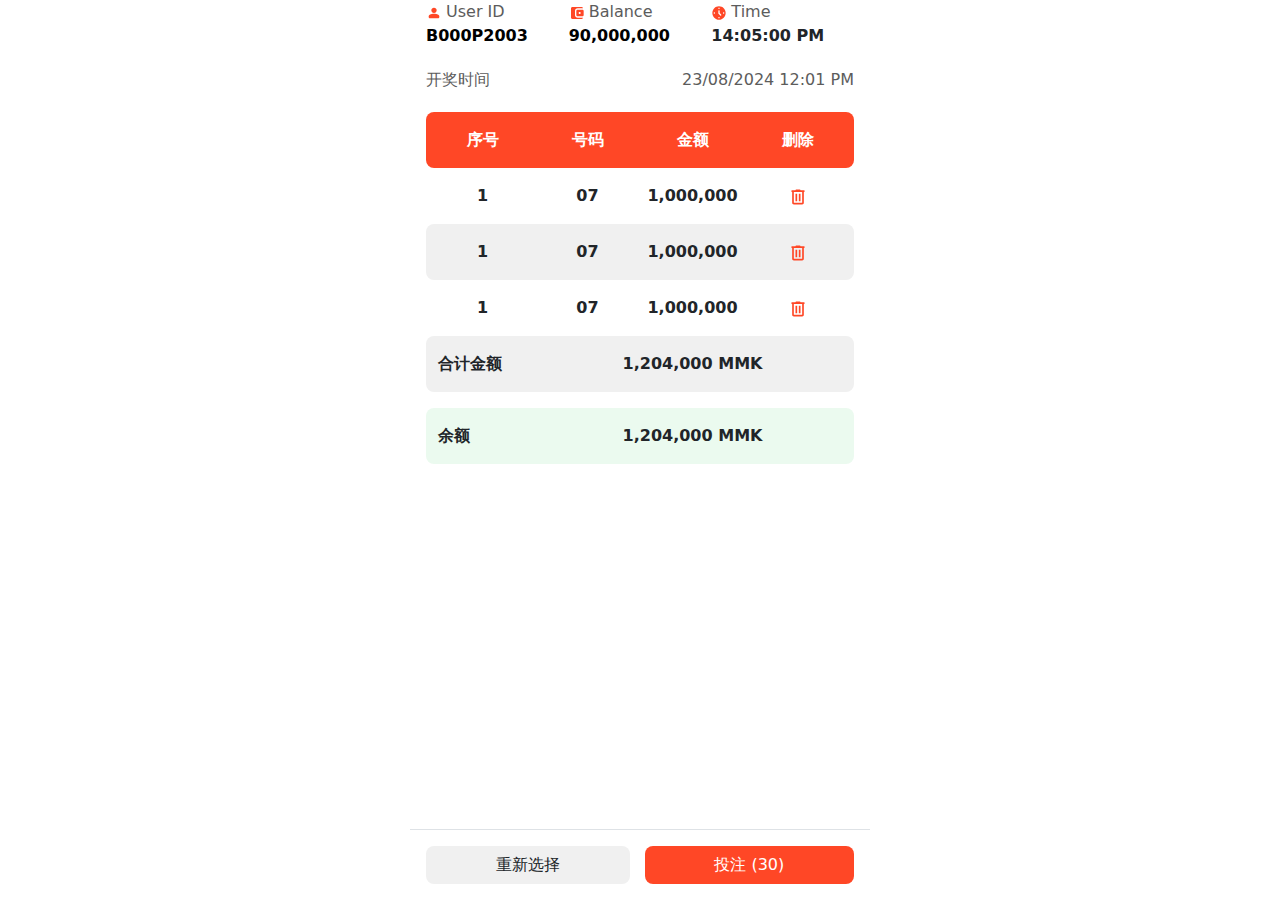
<file: betc.html>
<!doctype html>
<html lang="en" class="h-100">
  <head>
    <meta charset="utf-8">
    <meta name="viewport" content="width=device-width, initial-scale=1">
    <meta name="description" content="">
    <meta name="author" content="Mark Otto, Jacob Thornton, and Bootstrap contributors">
    <meta name="generator" content="Hugo 0.88.1">
    <title>EZY2D</title>
    <link rel="icon" type="image/x-icon" href="assets/images/favicon.png">
    <link rel="canonical" href="https://getbootstrap.com/docs/5.1/examples/cover/">
    <link rel="stylesheet" href="https://fonts.googleapis.com/css2?family=Material+Symbols+Outlined:opsz,wght,FILL,GRAD@24,400,0,0" />
    <link rel="preconnect" href="https://fonts.googleapis.com">
    <link rel="preconnect" href="https://fonts.gstatic.com" crossorigin>
    <link href="https://fonts.googleapis.com/css2?family=Rubik:ital,wght@0,300..900;1,300..900&display=swap" rel="stylesheet">
    <script src="https://cdn.jsdelivr.net/npm/@popperjs/core@2.10.2/dist/umd/popper.min.js" integrity="sha384-7+zCNj/IqJ95wo16oMtfsKbZ9ccEh31eOz1HGyDuCQ6wgnyJNSYdrPa03rtR1zdB" crossorigin="anonymous"></script>
    <script src="https://cdn.jsdelivr.net/npm/bootstrap@5.1.3/dist/js/bootstrap.min.js" integrity="sha384-QJHtvGhmr9XOIpI6YVutG+2QOK9T+ZnN4kzFN1RtK3zEFEIsxhlmWl5/YESvpZ13" crossorigin="anonymous"></script>
    

    <!-- Bootstrap core CSS -->
<link href="assets/dist/css/bootstrap.min.css" rel="stylesheet">

    <style>
      .bd-placeholder-img {
        font-size: 1.125rem;
        text-anchor: middle;
        -webkit-user-select: none;
        -moz-user-select: none;
        user-select: none;
      }

      @media (min-width: 768px) {
        .bd-placeholder-img-lg {
          font-size: 3.5rem;
        }
      }
    </style>

    
    <!-- Custom styles for this template -->
    <link href="cover.css" rel="stylesheet">
  </head>
  <body class="d-flex bg-white mb-auto">
    <!-- Modal -->
<div class="modal fade" id="staticBackdrop" data-bs-backdrop="static" data-bs-keyboard="false" tabindex="-1" aria-labelledby="staticBackdropLabel" aria-hidden="true">
  <div class="modal-dialog modal-dialog-centered">
    <div class="modal-content rounded-24 w-75 mx-auto">
      <div class="modal-header d-flex flex-column no-border">
        <img class="mbh12" src="assets/images/check_l.svg">
        <h5 class="modal-title text-center w-100" id="staticBackdropLabel">Success 投注成功</h5>
        <!-- <button type="button" class="btn-close" data-bs-dismiss="modal" aria-label="Close"></button> -->
      </div>
      <div class="modal-footer no-border">
        <button type="button" class="flex-fill btn bg-brandred rounded-5 text-white" data-bs-dismiss="modal">确定</button>
      </div>
    </div>
  </div>
</div>
    
<div class="phone-container d-flex mx-auto flex-column">

  <main class="phone-container px-3" style="padding-bottom: 100px;">
   
        <!--TopInfo-->
   <div class="row g-0 mbh20">
    <a href="profile.html" class="col text-decoration-none">
      <div class="text-g"><img class="mrw4" src="assets/images/material-symbols_person-rounded.svg">User ID</div>
      <div class="fw800 text-black">B000P2003</div>
    </a>
    <a href="Balance.html" class="col text-decoration-none">
      <div class="text-g"><img class="mrw4" src="assets/images/material-symbols_account-balance-wallet.svg">Balance</div>
      <div class="fw800 text-black">90,000,000</div>
    </a>
    <div class="col">
      <div class="text-g"><img class="mrw4" src="assets/images/material-symbols_nest-clock-farsight-analog-rounded.svg">Time</div>
      <div class="fw800">14:05:00 PM</div>
    </div>
   </div>

   <div class="d-flex text-g mbh20"><span class="flex-fill">开奖时间</span>23/08/2024 12:01 PM</div>

        <!--Table-->
        <div class="row g-0 bg-brandred py-3 px-1 rounded-5">
          <div class="col fw800 text-white text-center">序号</div>
          <div class="col fw800 text-white text-center">号码</div>
          <div class="col fw800 text-white text-center">金额</div>
          <div class="col fw800 text-white text-center">删除</div>
        </div>
        <div class="row g-0 py-3 px-1 rounded-5">
          <div class="col text-center fw800">1</div>
          <div class="col text-center fw800">07</div>
          <div class="col text-center fw800">1,000,000</div>
          <div class="col text-center"><img src="assets/images/Delete.svg"></div>
        </div>
        <div class="row g-0 bg-lg py-3 px-1 rounded-5">
          <div class="col text-center fw800">1</div>
          <div class="col text-center fw800">07</div>
          <div class="col text-center fw800">1,000,000</div>
          <div class="col text-center"><img src="assets/images/Delete.svg"></div>
        </div>
        <div class="row g-0 py-3 px-1 rounded-5">
          <div class="col text-center fw800">1</div>
          <div class="col text-center fw800">07</div>
          <div class="col text-center fw800">1,000,000</div>
          <div class="col text-center"><img src="assets/images/Delete.svg"></div>
        </div>
        <div class="row g-0 bg-lg py-3 px-1 rounded-5">
          <div class="col-3 fw800" style="padding-left: 8px;">合计金额</div>
          <div class="col fw800 text-center">1,204,000 MMK</div>
        </div>

        <div class="row g-0 mt-3 bg-lgreen mbh20 py-3 px-1 rounded-5">
          <div class="col-3 fw800" style="padding-left: 8px;">余额</div>
          <div class="col fw800 text-center">1,204,000 MMK</div>
        </div>


  </main>

  <!--BottomNav-->
  <div class="phone-container fixed-bottom-ezy bg-white border-top">
    <div class="d-flex p-3" style="gap:15px;">
      <a href="bet.html" class="btn flex-fill bg-lg rounded-5">重新选择</a>
      <button type="button" data-bs-toggle="modal" data-bs-target="#staticBackdrop"  class="flex-fill btn bg-brandred rounded-5 text-white text-decoration-none">投注 (30)</button>
  </div>
  </div>

</div>
    
  </body>
</html>
</file>
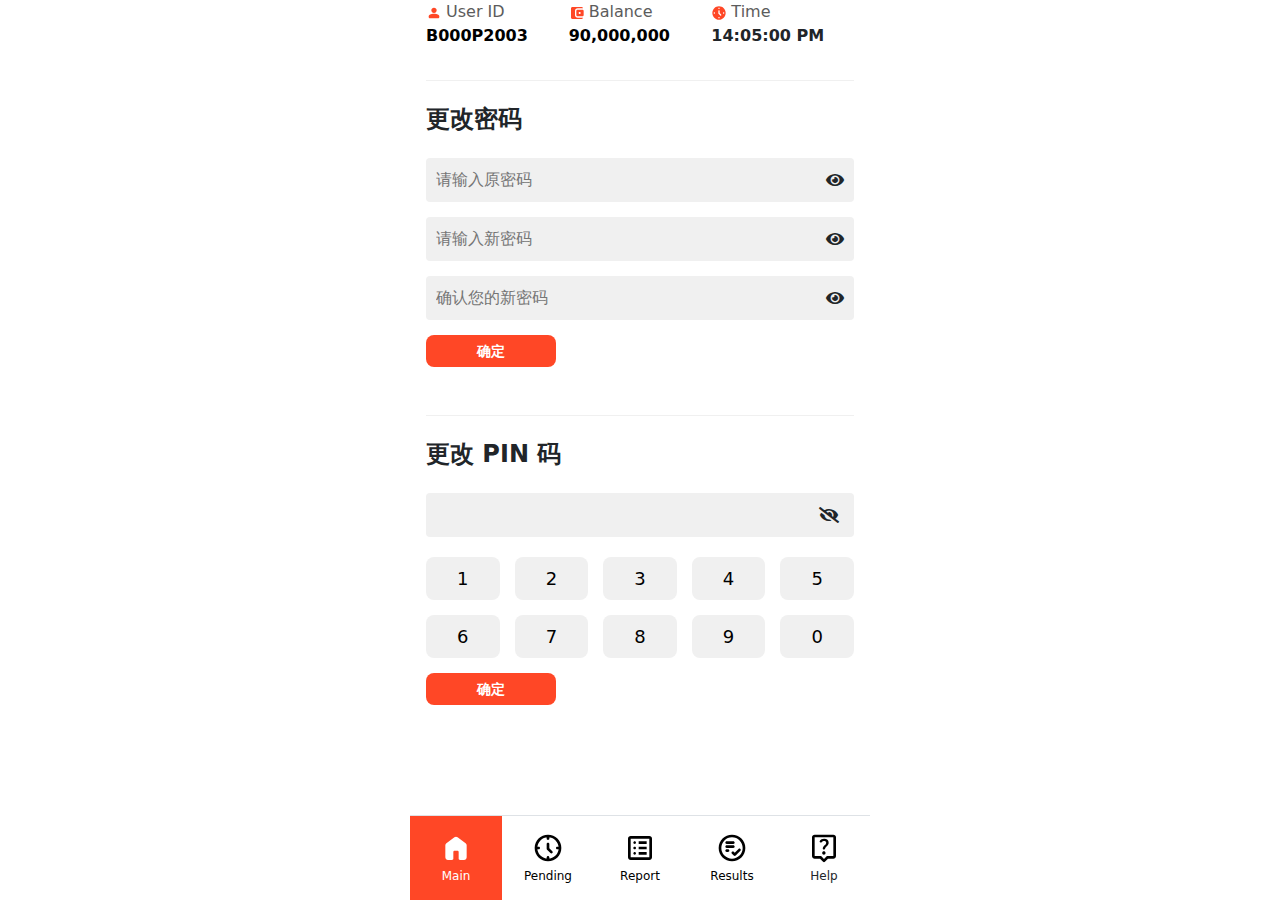
<file: changepw.html>
<!doctype html>
<html lang="en" class="h-100">
  <head>
    <meta charset="utf-8">
    <meta name="viewport" content="width=device-width, initial-scale=1">
    <meta name="description" content="">
    <meta name="author" content="Mark Otto, Jacob Thornton, and Bootstrap contributors">
    <meta name="generator" content="Hugo 0.88.1">
    <title>EZY2D</title>
    <link rel="icon" type="image/x-icon" href="assets/images/favicon.png">
    <link rel="canonical" href="https://getbootstrap.com/docs/5.1/examples/cover/">
    <link rel="stylesheet" href="https://fonts.googleapis.com/css2?family=Material+Symbols+Outlined:opsz,wght,FILL,GRAD@24,400,0,0" />
    <link rel="preconnect" href="https://fonts.googleapis.com">
    <link rel="preconnect" href="https://fonts.gstatic.com" crossorigin>
    <link href="https://fonts.googleapis.com/css2?family=Rubik:ital,wght@0,300..900;1,300..900&display=swap" rel="stylesheet">
    <script src="https://cdn.jsdelivr.net/npm/@popperjs/core@2.10.2/dist/umd/popper.min.js" integrity="sha384-7+zCNj/IqJ95wo16oMtfsKbZ9ccEh31eOz1HGyDuCQ6wgnyJNSYdrPa03rtR1zdB" crossorigin="anonymous"></script>
    <script src="https://cdn.jsdelivr.net/npm/bootstrap@5.1.3/dist/js/bootstrap.min.js" integrity="sha384-QJHtvGhmr9XOIpI6YVutG+2QOK9T+ZnN4kzFN1RtK3zEFEIsxhlmWl5/YESvpZ13" crossorigin="anonymous"></script>
    <link rel="stylesheet" href="https://cdnjs.cloudflare.com/ajax/libs/font-awesome/5.15.3/css/all.min.css">

    <!-- Bootstrap core CSS -->
<link href="assets/dist/css/bootstrap.min.css" rel="stylesheet">

    <style>
      .bd-placeholder-img {
        font-size: 1.125rem;
        text-anchor: middle;
        -webkit-user-select: none;
        -moz-user-select: none;
        user-select: none;
      }

      @media (min-width: 768px) {
        .bd-placeholder-img-lg {
          font-size: 3.5rem;
        }
      }
      #inputcontainer {
       display: flex;
      }
      #inputcontainer > svg {
       margin-left: 5px;
      }
      .password-container {
            position: relative;
            margin-bottom: 15px;
        }
        input[type="password"], input[type="text"] {
            width: 100%;
            padding: 10px;
            border: 0px;
            border-radius: 4px;
        }
        .toggle-password {
            position: absolute;
            top: 50%;
            right: 10px;
            transform: translateY(-50%);
            cursor: pointer;
        }
        .input-group {
            margin: 20px 0;
            padding: 20px;
            border: 1px solid #ccc;
            border-radius: 8px;
            background-color: #f9f9f9;
        }

        .input-container {
            position: relative;
            margin: 10px 0;
        }

        .input-display {
            width: 100%;
            font-size: 16px;
            border-radius: 4px;
        }

        .toggle-icon {
            position: absolute;
            right: 10px;
            top: 50%;
            transform: translateY(-50%);
            cursor: pointer;
            font-size: 20px;
            padding: 5px;
            transition: color 0.3s;
        }

        .toggle-icon:hover {
            color: #333;
        }


        button {
            padding: 10px;
            font-size: 18px;
            border: 1px solid #ddd;
            border-radius: 4px;
            background-color: white;
            cursor: pointer;
            transition: background-color 0.3s;
        }

        button:hover {
            background-color: #e6e6e6;
        }

        h2 {
            color: #333;
            margin-bottom: 5px;
        }

        .group-title {
            color: #666;
            margin-top: 0;
        }

    </style>

    
    <!-- Custom styles for this template -->
    <link href="cover.css" rel="stylesheet">
  </head>
  <body class="d-flex bg-white mb-auto">

        <!-- Modal -->
<div class="modal fade" id="staticBackdrop" data-bs-backdrop="static" data-bs-keyboard="false" tabindex="-1" aria-labelledby="staticBackdropLabel" aria-hidden="true">
  <div class="modal-dialog modal-dialog-centered">
    <div class="modal-content rounded-24 w-75 mx-auto">
      <div class="modal-header d-flex flex-column no-border">
        <img class="mbh12" src="assets/images/check_l.svg">
        <h5 class="modal-title text-center w-100" id="staticBackdropLabel">密码更改成功讯息</h5>
        <!-- <button type="button" class="btn-close" data-bs-dismiss="modal" aria-label="Close"></button> -->
      </div>
      <div class="modal-footer no-border">
        <button type="button" class="flex-fill btn bg-brandred rounded-5 text-white" data-bs-dismiss="modal">确定</button>
      </div>
    </div>
  </div>
</div>

<div class="modal fade" id="pinBackdrop" data-bs-backdrop="static" data-bs-keyboard="false" tabindex="-1" aria-labelledby="staticBackdropLabel" aria-hidden="true">
  <div class="modal-dialog modal-dialog-centered">
    <div class="modal-content rounded-24 w-75 mx-auto">
      <div class="modal-header d-flex flex-column no-border">
        <img class="mbh12" src="assets/images/check_l.svg">
        <h5 class="modal-title text-center w-100" id="staticBackdropLabel">PIN码更改成功讯息</h5>
        <!-- <button type="button" class="btn-close" data-bs-dismiss="modal" aria-label="Close"></button> -->
      </div>
      <div class="modal-footer no-border">
        <button type="button" class="flex-fill btn bg-brandred rounded-5 text-white" data-bs-dismiss="modal">确定</button>
      </div>
    </div>
  </div>
</div>
    
<div class="phone-container d-flex mx-auto flex-column">
  

  <main class="phone-container px-3" style="padding-bottom: 100px;">
  <!--TopInfo-->
  <div class="row g-0 pbh32andline">
    <a href="profile.html" class="col text-decoration-none">
      <div class="text-g"><img class="mrw4" src="assets/images/material-symbols_person-rounded.svg">User ID</div>
      <div class="fw800 text-black">B000P2003</div>
    </a>
    <a href="Balance.html" class="col text-decoration-none">
      <div class="text-g"><img class="mrw4" src="assets/images/material-symbols_account-balance-wallet.svg">Balance</div>
      <div class="fw800 text-black">90,000,000</div>
    </a>
    <div class="col">
      <div class="text-g"><img class="mrw4" src="assets/images/material-symbols_nest-clock-farsight-analog-rounded.svg">Time</div>
      <div class="fw800">14:05:00 PM</div>
    </div>
   </div>

<h4 class="my-4 fw800">更改密码</h4>

<div class="d-flex flex-column pbh32andline">
  <div class="password-container">
    <input type="password" id="password1" placeholder="请输入原密码" class="bg-lg rounded-5">
    <i class="toggle-password fas fa-eye" onclick="togglePassword('password1', this)"></i>
  </div>
  
  <div class="password-container">
    <input type="password" id="password2" placeholder="请输入新密码" class="bg-lg rounded-5">
    <i class="toggle-password fas fa-eye" onclick="togglePassword('password2', this)"></i>
  </div>
  
  <div class="password-container">
    <input type="password" id="password3" placeholder="确认您的新密码" class="bg-lg rounded-5">
    <i class="toggle-password fas fa-eye" onclick="togglePassword('password3', this)"></i>
  </div>
    <button type="button" class="btn text-center bg-brandred text-white rounded-5 p-1 mb-3 fw-bold f14 h32" data-bs-toggle="modal" data-bs-target="#staticBackdrop" style="max-width:130px;">确定</button>
</div>

<h4 class="my-4 fw800">更改 PIN 码</h4>

<div id="group1">
  <div class="input-container">
    <div class="d-flex mbh20">
      <input type="password" readonly class="input-display form-control no-border rounded-5" style="background-color: #f0f0f0;">
      <i class="toggle-icon fas fa-eye-slash" style="font-size:16px;" onclick="toggleInputType('group1')"></i>
    </div>
  </div>
  <div class="row g-0 mbh20" style="gap:15px;">
    <div class="row g-0" style="gap:15px;">
      <button onclick="addNumber('group1', '1')" class="col p-2 bg-lg rounded-5 text-center border-0">1</button>
      <button onclick="addNumber('group1', '2')" class="col p-2 bg-lg rounded-5 text-center border-0">2</button>
      <button onclick="addNumber('group1', '3')" class="col p-2 bg-lg rounded-5 text-center border-0">3</button>
      <button onclick="addNumber('group1', '4')" class="col p-2 bg-lg rounded-5 text-center border-0">4</button>
      <button onclick="addNumber('group1', '5')" class="col p-2 bg-lg rounded-5 text-center border-0">5</button>
    </div>
    <div class="row g-0" style="gap:15px;">
      <button onclick="addNumber('group1', '6')" class="col p-2 bg-lg rounded-5 text-center border-0">6</button>
      <button onclick="addNumber('group1', '7')" class="col p-2 bg-lg rounded-5 text-center border-0">7</button>
      <button onclick="addNumber('group1', '8')" class="col p-2 bg-lg rounded-5 text-center border-0">8</button>
      <button onclick="addNumber('group1', '9')" class="col p-2 bg-lg rounded-5 text-center border-0">9</button>
      <button onclick="addNumber('group1', '0')" class="col p-2 bg-lg rounded-5 text-center border-0">0</button>
    </div>
    <button type="button" class="btn text-center bg-brandred text-white rounded-5 p-1 mb-3 fw-bold f14 h32" data-bs-toggle="modal" data-bs-target="#pinBackdrop" style="max-width:130px;">确定</button>
  </div>
</div>



  </main>

<!--BottomNav-->
<div class="phone-container fixed-bottom-ezy bg-white border-top">
  <div class="row g-0 align-items-center">
  <a href="indexlogin.html" class="col py-3 bg-brandred text-decoration-none">
    <div class="text-center mbh4"><img src="assets/images/material-symbols_home-rounded.svg"></div>
    <div class="text-center text-white f12">Main</div>
  </a>
  <a href="pending.html" class="col text-decoration-none">
    <div class="text-center mbh4"><img src="assets/images/material-symbols_nest-clock-farsight-analog-outline-rounded.svg"></div>
    <div class="text-center text-black f12">Pending</div>
  </a>
  <a href="report.html" class="col text-decoration-none">
    <div class="text-center mbh4"><img src="assets/images/material-symbols_list-alt-outline.svg"></div>
    <div class="text-center text-black f12">Report</div>
  </a>
  <a href="result.html" class="col text-decoration-none">
    <div class="text-center mbh4"><img src="assets/images/material-symbols_playlist-add-check-circle-outline-rounded.svg"></div>
    <div class="text-center text-black f12">Results</div>
  </a>
  <div class="col">
    <div class="text-center mbh4"><img src="assets/images/material-symbols_live-help-outline-rounded.svg"></div>
    <div class="text-center f12">Help</div>
  </div>
</div>
</div>



</div>
<!--multiple Show/Hide Password-->
  <script>
        function togglePassword(inputId, icon) {
            const input = document.getElementById(inputId);
            if (input.type === "password") {
                input.type = "text";
                icon.classList.remove("fa-eye");
                icon.classList.add("fa-eye-slash");
            } else {
                input.type = "password";
                icon.classList.remove("fa-eye-slash");
                icon.classList.add("fa-eye");
            }
        }
</script>
<script>
  function addNumber(groupId, number) {
      const input = document.querySelector(`#${groupId} .input-display`);
      input.value += number;
  }

  function clearDisplay(groupId) {
      const input = document.querySelector(`#${groupId} .input-display`);
      input.value = '';
  }

  function toggleInputType(groupId) {
      const input = document.querySelector(`#${groupId} .input-display`);
      const icon = document.querySelector(`#${groupId} .toggle-icon`);
      
      if (input.type === 'password') {
          input.type = 'text';
          icon.classList.remove('fa-eye-slash');
          icon.classList.add('fa-eye');
      } else {
          input.type = 'password';
          icon.classList.remove('fa-eye');
          icon.classList.add('fa-eye-slash');
      }
  }
</script>

  
    
  </body>
</html>
</file>
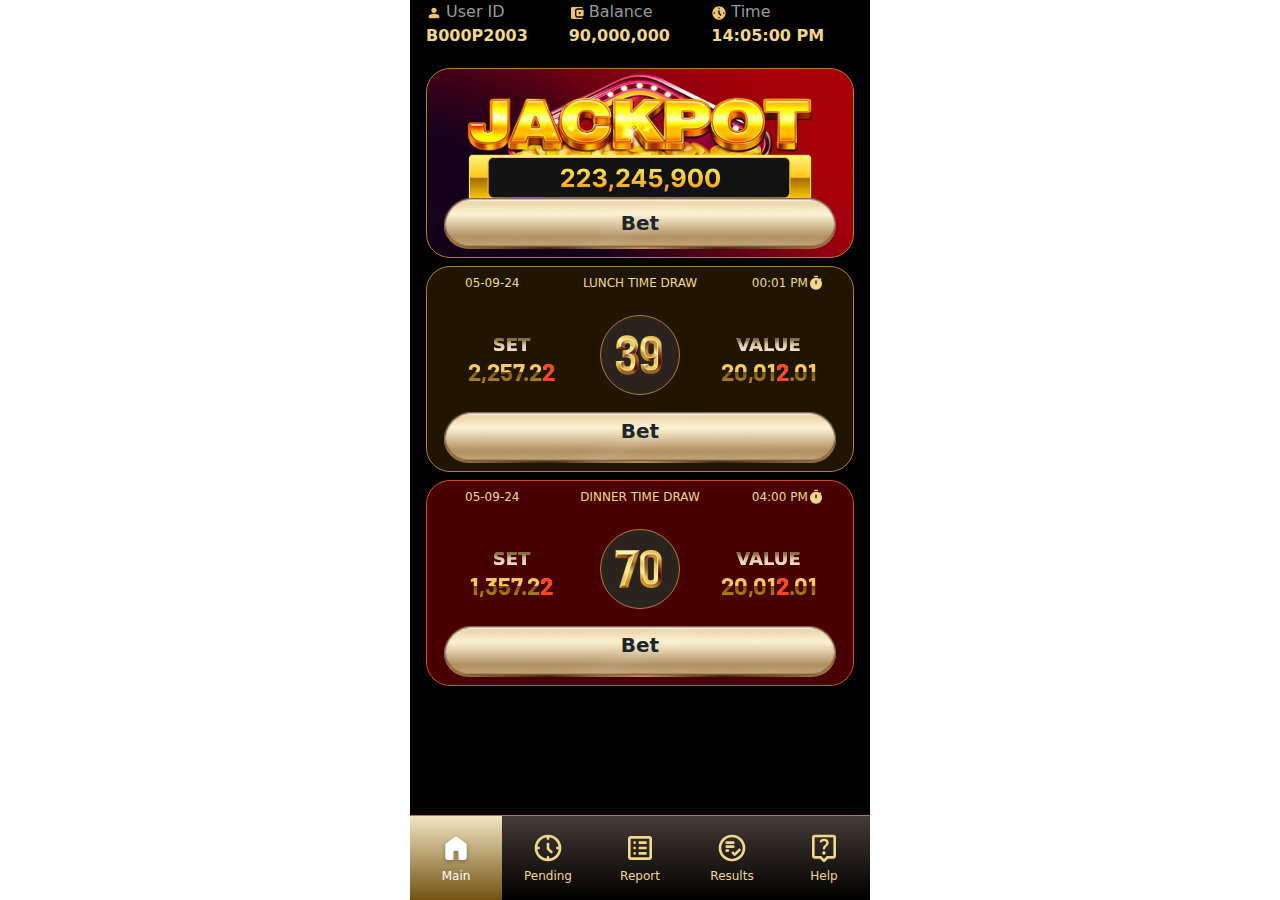
<file: indexlogin.html>
<!doctype html>
<html lang="en" class="h-100">
  <head>
    <meta charset="utf-8">
    <meta name="viewport" content="width=device-width, initial-scale=1">
    <meta name="description" content="">
    <meta name="author" content="Mark Otto, Jacob Thornton, and Bootstrap contributors">
    <meta name="generator" content="Hugo 0.88.1">
    <title>EZY2D</title>
    <link rel="icon" type="image/x-icon" href="assets/images/favicon.png">
    <link rel="canonical" href="https://getbootstrap.com/docs/5.1/examples/cover/">
    <link rel="stylesheet" href="https://fonts.googleapis.com/css2?family=Material+Symbols+Outlined:opsz,wght,FILL,GRAD@24,400,0,0" />
    <link rel="preconnect" href="https://fonts.googleapis.com">
    <link rel="preconnect" href="https://fonts.gstatic.com" crossorigin>
    <link href="https://fonts.googleapis.com/css2?family=Rubik:ital,wght@0,300..900;1,300..900&display=swap" rel="stylesheet">
    <script src="https://cdn.jsdelivr.net/npm/@popperjs/core@2.10.2/dist/umd/popper.min.js" integrity="sha384-7+zCNj/IqJ95wo16oMtfsKbZ9ccEh31eOz1HGyDuCQ6wgnyJNSYdrPa03rtR1zdB" crossorigin="anonymous"></script>
    <script src="https://cdn.jsdelivr.net/npm/bootstrap@5.1.3/dist/js/bootstrap.min.js" integrity="sha384-QJHtvGhmr9XOIpI6YVutG+2QOK9T+ZnN4kzFN1RtK3zEFEIsxhlmWl5/YESvpZ13" crossorigin="anonymous"></script>
    <link href="https://fonts.googleapis.com/css2?family=Barlow:ital,wght@0,100;0,200;0,300;0,400;0,500;0,600;0,700;0,800;0,900;1,100;1,200;1,300;1,400;1,500;1,600;1,700;1,800;1,900&family=Syncopate:wght@400;700&display=swap" rel="stylesheet">

    <!-- Bootstrap core CSS -->
<link href="assets/dist/css/bootstrap.min.css" rel="stylesheet">

    <style>
      .bd-placeholder-img {
        font-size: 1.125rem;
        text-anchor: middle;
        -webkit-user-select: none;
        -moz-user-select: none;
        user-select: none;
      }

      @media (min-width: 768px) {
        .bd-placeholder-img-lg {
          font-size: 3.5rem;
        }
      }
      .animated-text {
            font-weight: bold;
            color: #FF4726;
            transition: opacity 0.5s ease-in-out;
        }
      .animated-text.small {
            color: #FF4726;
        }
        .fade-out {
            opacity: 0;
        }
        .number {
          position: absolute;
            width: 100%;
            text-align: center;
            opacity: 0;
            transition: opacity 1s ease-in-out;
            left:0px
        }
        .number.active {
            opacity: 1;
            
        }
        .barlow-bold {
            font-family: "Barlow", sans-serif;
            font-weight: 700;
            font-style: normal;
        }
    </style>

    
    <!-- Custom styles for this template -->
    <link href="cover.css" rel="stylesheet">
  </head>
  <body class="d-flex bg-white mb-auto">

    <!-- Modal -->
<div class="modal fade" id="staticBackdrop" data-bs-backdrop="static" data-bs-keyboard="false" tabindex="-1" aria-labelledby="staticBackdropLabel" aria-hidden="true">
  <div class="modal-dialog modal-dialog-centered">
    <div class="modal-content rounded-24 w-75 mx-auto">
      <div class="modal-header no-border">
        <!-- <h5 class="modal-title text-center w-100" id="staticBackdropLabel">请输入投注 “Akhway”的号码</h5> -->
        <!-- <button type="button" class="btn-close" data-bs-dismiss="modal" aria-label="Close"></button> -->
      </div>
      <div class="modal-body">
        <p class="w100 text-center">請聯絡上線</p>
      </div>
      <div class="modal-footer no-border">
        <button type="button" class="btn flex-fill bg-lg rounded-5" data-bs-dismiss="modal">关闭</button>
      </div>
    </div>
  </div>
</div>
    
<div class="phone-container d-flex mx-auto flex-column bg-bk">

  <main class="phone-container px-3 bg-black" style="padding-bottom: 120px">
    <!--TopInfo-->
   <div class="row g-0 mbh20">
    <a href="profile.html" class="col text-decoration-none">
      <div class="text-dg"><img class="mrw4" src="assets/images/material-symbols_person-roundedg.svg">User ID</div>
      <div class="fw800 text-gold">B000P2003</div>
    </a>
    <a href="Balance.html" class="col text-decoration-none">
      <div class="text-dg"><img class="mrw4" src="assets/images/material-symbols_account-balance-walletg.svg">Balance</div>
      <div class="fw800 text-gold">90,000,000</div>
    </a>
    <div class="col">
      <div class="text-dg"><img class="mrw4" src="assets/images/material-symbols_nest-clock-farsight-analog-roundedg.svg">Time</div>
      <div class="fw800 text-gold">14:05:00 PM</div>
    </div>
   </div>
    <div class="d-flex flex-column" style="gap:8px;">

     <!-- Jackpot -->
     <div class="rounded-24 align-items-center d-flex justify-content-end flex-column px-3 bg-jackpot text-center" style="height:190px; border:1px solid #AE8226">
      <div class="d-grid w-100"><button type="button" data-bs-toggle="modal" data-bs-target="#staticBackdrop" class="btn text-center bg-btng rounded-pill p-1 mb-2 fw-bold mt-3" style="font-size:20px;">Bet</button></div>
     </div>
     <!-- Bet -->
      <div class="rounded-24 bg-dkb overflow-hidden" style="border:1px solid #AE8226;">
        <div class="row g-0 align-items-center h32 px-3 mb-3 text-gold">
          <div class="col text-center f12">05-09-24</div>
          <div class="col-6 text-center f12">LUNCH TIME DRAW</div>
          <div class="col text-center f12">00:01 PM<img src="assets/images/material-symbols_timer-roundedg.svg"></div>
        </div>
        <div class="px-3">
        <div class="row g-0 align-items-center" style="gap:20px;">
          <div class="col text-center text-goldg fw-bold" style="font-size:24px;"><div class="text-wgoldg" style="font-size:18px;line-height: 18px;">SET</div><div class="barlow-bold" id="animation1" style="position:relative; width:100%; height:20px;"><span class="number text-goldg">2,257.2<span class="text-bgred">2</span></span><span class="number text-goldg">1,317.2<span class="text-bgred">8</span></span></div></div>
          <div class="text-center bg-dkg rounded-pill" style="height:80px; width:80px; border:1px solid #AE8226;"><div style="position:relative;line-height:76px;" id="animation2"><span class="number"><img src="assets/images/sample1.png" style="width:50px;"></span><span class="number"><img src="assets/images/sample2.png" style="width:50px;"></span></div></div>
          <div class="col text-center text-goldg fw-bold" style="font-size:24px;"><div class="text-wgoldg" style="font-size:18px;line-height: 18px;">VALUE</div><div class="barlow-bold" id="animation3" style="position:relative; width:100%; height:20px;"><span class="number text-goldg">20,01<span class="text-bgred">2</span>.01</span><span class="number text-goldg">20,51<span class="text-bgred">3</span>.06</span></span></div></div>
        </div>
        <div class="d-grid"><a href="bet.html" class="btn text-center bg-btng rounded-pill p-1 mb-2 fw-bold mt-3" style="font-size:20px;">Bet</a></div>
        </div>
      </div>
  
      <div class="rounded-24 bg-dkr overflow-hidden" style="border:1px solid #D34E2D;">
        <div class="row g-0 align-items-center h32 px-3 mb-3 text-gold">
          <div class="col text-center f12">05-09-24</div>
          <div class="col-6 text-center f12">DINNER TIME DRAW</div>
          <div class="col text-center f12">04:00 PM<img src="assets/images/material-symbols_timer-roundedg.svg"></div>
        </div>
        <div class="px-3">
        <div class="row g-0 align-items-center" style="gap:20px;">
          <div class="col text-center text-goldg fw-bold" style="font-size:24px;"><div class="text-wgoldg" style="font-size:18px;line-height: 18px;">SET</div><div class="barlow-bold" id="animation4" style="position:relative; width:100%; height:20px;"><span class="number text-goldg">1,357.2<span class="text-bgred">2</span></span><span class="number text-goldg">1,317.2<span class="text-bgred">8</span></span></div></div>
          <div class="text-center bg-dkg rounded-pill" style="height:80px; width:80px; border:1px solid #AE8226;"><div style="position:relative;line-height:76px;" id="animation5"><span class="number"><img src="assets/images/sample2.png" style="width:50px;"></span><span class="number"><img src="assets/images/sample1.png" style="width:50px;"></span></div></div>
          <div class="col text-center text-goldg fw-bold" style="font-size:24px;"><div class="text-wgoldg" style="font-size:18px;line-height: 18px;">VALUE</div><div class="barlow-bold" id="animation6" style="position:relative; width:100%; height:20px;"><span class="number text-goldg">20,01<span class="text-bgred">2</span>.01</span><span class="number text-goldg">26,16<span class="text-bgred">3</span>.06</span></span></div></div>
        </div>
        <div class="d-grid"><a href="bet.html" class="btn text-center bg-btng rounded-pill p-1 mb-2 fw-bold mt-3" style="font-size:20px;">Bet</a></div>
        </div>
      </div>
  
    </div>
  </main>
  <!--BottomNav-->
  <div class="phone-container fixed-bottom-ezy bg-bkg" style="border-top:1px solid #AE8226">
    <div class="row g-0 align-items-center">
    <div class="col py-3 bg-goldg">
      <div class="text-center mbh4"><img src="assets/images/material-symbols_home-roundeds.svg"></div>
      <div class="text-center text-white f12">Main</div>
    </div>
    <a href="pending.html" class="col text-decoration-none">
      <div class="text-center mbh4"><img src="assets/images/material-symbols_nest-clock-farsight-analog-outline-roundedg.svg"></div>
      <div class="text-center text-gold f12">Pending</div>
    </a>
    <a href="report.html" class="col text-decoration-none">
      <div class="text-center mbh4"><img src="assets/images/material-symbols_list-alt-outlineg.svg"></div>
      <div class="text-center text-gold f12">Report</div>
    </a>
    <a href="result.html" class="col text-decoration-none">
      <div class="text-center mbh4"><img src="assets/images/material-symbols_playlist-add-check-circle-outline-roundedg.svg"></div>
      <div class="text-center text-gold f12">Results</div>
    </a>
    <div class="col">
      <div class="text-center mbh4"><img src="assets/images/material-symbols_live-help-outline-roundedg.svg"></div>
      <div class="text-center text-gold f12">Help</div>
    </div>
  </div>
  </div>

</div>
<script>
  function setupAnimation(containerId) {
            const container = document.getElementById(containerId);
            const numbers = container.querySelectorAll('.number');
            let currentIndex = 0;

            function rotateNumbers() {
                numbers[currentIndex].classList.remove('active');
                currentIndex = (currentIndex + 1) % numbers.length;
                numbers[currentIndex].classList.add('active');
            }

            // 初始顯示第一個數字
            numbers[0].classList.add('active');

            // 每 2 秒切換一次數字
            setInterval(rotateNumbers, 2000);
        }

        // 設置兩個獨立的動畫
        setupAnimation('animation1');
        setupAnimation('animation2');
        setupAnimation('animation3');
        setupAnimation('animation4');
        setupAnimation('animation5');
        setupAnimation('animation6');
</script>

    
  </body>
</html>
</file>
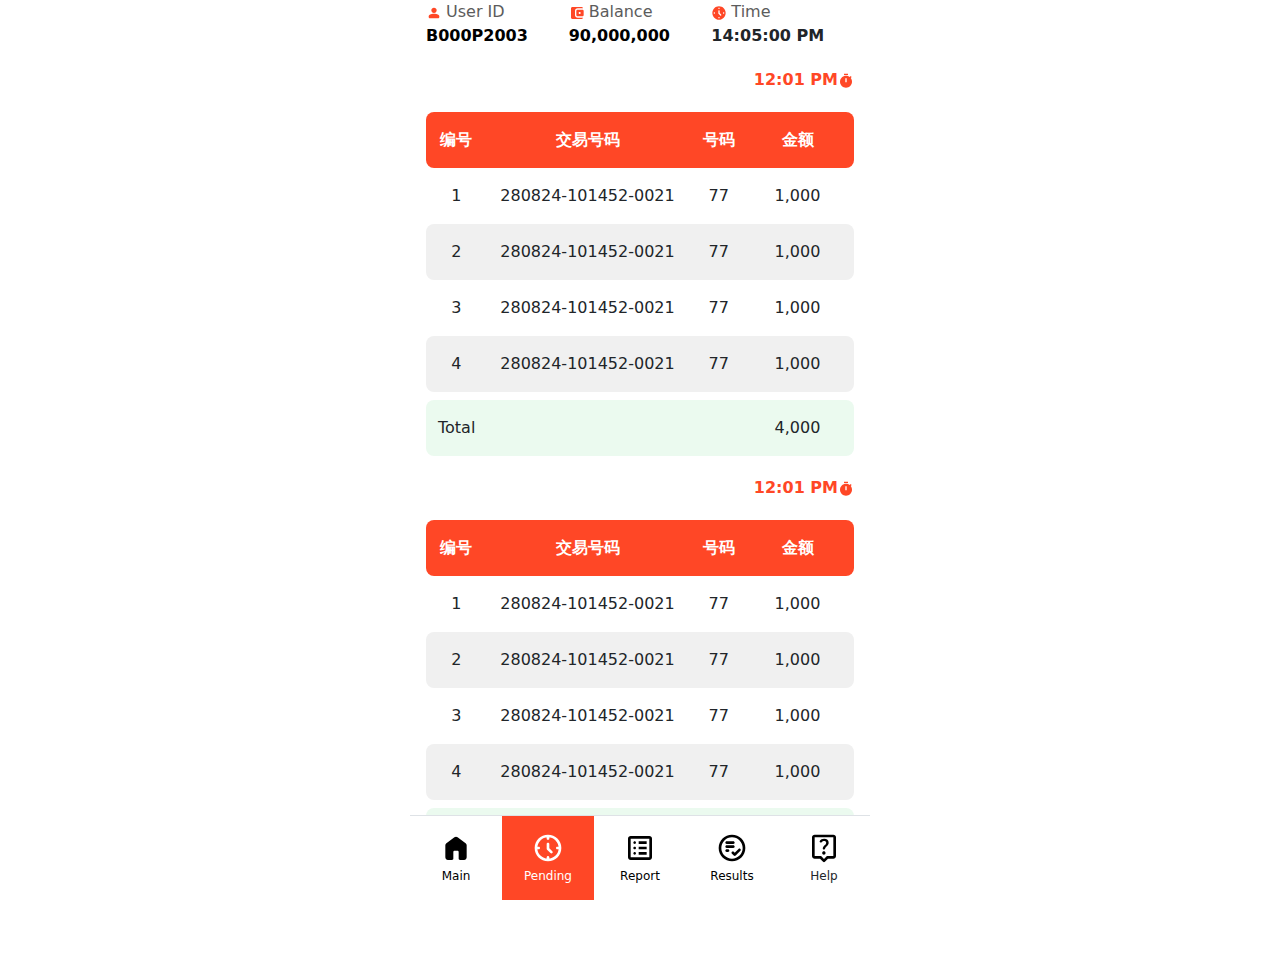
<file: pending.html>
<!doctype html>
<html lang="en" class="h-100">
  <head>
    <meta charset="utf-8">
    <meta name="viewport" content="width=device-width, initial-scale=1">
    <meta name="description" content="">
    <meta name="author" content="Mark Otto, Jacob Thornton, and Bootstrap contributors">
    <meta name="generator" content="Hugo 0.88.1">
    <title>EZY2D</title>
    <link rel="icon" type="image/x-icon" href="assets/images/favicon.png">
    <link rel="canonical" href="https://getbootstrap.com/docs/5.1/examples/cover/">
    <link rel="stylesheet" href="https://fonts.googleapis.com/css2?family=Material+Symbols+Outlined:opsz,wght,FILL,GRAD@24,400,0,0" />
    <link rel="preconnect" href="https://fonts.googleapis.com">
    <link rel="preconnect" href="https://fonts.gstatic.com" crossorigin>
    <link href="https://fonts.googleapis.com/css2?family=Rubik:ital,wght@0,300..900;1,300..900&display=swap" rel="stylesheet">
    
    

    <!-- Bootstrap core CSS -->
<link href="assets/dist/css/bootstrap.min.css" rel="stylesheet">

    <style>
      .bd-placeholder-img {
        font-size: 1.125rem;
        text-anchor: middle;
        -webkit-user-select: none;
        -moz-user-select: none;
        user-select: none;
      }

      @media (min-width: 768px) {
        .bd-placeholder-img-lg {
          font-size: 3.5rem;
        }
      }
    </style>

    
    <!-- Custom styles for this template -->
    <link href="cover.css" rel="stylesheet">
  </head>
  <body class="d-flex bg-white mb-auto">
    
<div class="phone-container d-flex mx-auto flex-column">

  <main class="phone-container px-3" style="padding-bottom: 100px;">
   
        <!--TopInfo-->
   <div class="row g-0 mbh20">
    <a href="profile.html" class="col text-decoration-none">
      <div class="text-g"><img class="mrw4" src="assets/images/material-symbols_person-rounded.svg">User ID</div>
      <div class="fw800 text-black">B000P2003</div>
    </a>
    <a href="Balance.html" class="col text-decoration-none">
      <div class="text-g"><img class="mrw4" src="assets/images/material-symbols_account-balance-wallet.svg">Balance</div>
      <div class="fw800 text-black">90,000,000</div>
    </a>
    <div class="col">
      <div class="text-g"><img class="mrw4" src="assets/images/material-symbols_nest-clock-farsight-analog-rounded.svg">Time</div>
      <div class="fw800">14:05:00 PM</div>
    </div>
   </div>

         <div class="w-100 mbh20 text-end text-brandred fw800">12:01 PM<img src="assets/images/material-symbols_timerr.svg"></div>

        <!--Table-->
        <div class="row g-0 bg-brandred py-3 px-1 rounded-5">
          <div class="col fw800 text-white text-center">编号</div>
          <div class="col-6 fw800 text-white text-center">交易号码</div>
          <div class="col fw800 text-white text-center">号码</div>
          <div class="col-3 fw800 text-white text-center">金额</div>
        </div>
        <div class="row g-0 py-3 px-1 rounded-5">
          <div class="col text-center">1</div>
          <div class="col-6 text-center">280824-101452-0021</div>
          <div class="col text-center">77</div>
          <div class="col-3 text-center">1,000</div>
        </div>
        <div class="row g-0 bg-lg py-3 px-1 rounded-5">
          <div class="col text-center">2</div>
          <div class="col-6 text-center">280824-101452-0021</div>
          <div class="col text-center">77</div>
          <div class="col-3 text-center">1,000</div>
        </div>
        <div class="row g-0 py-3 px-1 rounded-5">
          <div class="col text-center">3</div>
          <div class="col-6 text-center">280824-101452-0021</div>
          <div class="col text-center">77</div>
          <div class="col-3 text-center">1,000</div>
        </div>
        <div class="row g-0 bg-lg py-3 px-1 rounded-5">
          <div class="col text-center">4</div>
          <div class="col-6 text-center">280824-101452-0021</div>
          <div class="col text-center">77</div>
          <div class="col-3 text-center">1,000</div>
        </div>

        <div class="row g-0 mt-2 bg-lgreen mbh20 py-3 px-1 rounded-5">
          <div class="col" style="padding-left: 8px;">Total</div>
          <div class="col-3 text-center">4,000</div>
        </div>

        <div class="w-100 mbh20 text-end text-brandred fw800">12:01 PM<img src="assets/images/material-symbols_timerr.svg"></div>

        <!--Table-->
        <div class="row g-0 bg-brandred py-3 px-1 rounded-5">
          <div class="col fw800 text-white text-center">编号</div>
          <div class="col-6 fw800 text-white text-center">交易号码</div>
          <div class="col fw800 text-white text-center">号码</div>
          <div class="col-3 fw800 text-white text-center">金额</div>
        </div>
        <div class="row g-0 py-3 px-1 rounded-5">
          <div class="col text-center">1</div>
          <div class="col-6 text-center">280824-101452-0021</div>
          <div class="col text-center">77</div>
          <div class="col-3 text-center">1,000</div>
        </div>
        <div class="row g-0 bg-lg py-3 px-1 rounded-5">
          <div class="col text-center">2</div>
          <div class="col-6 text-center">280824-101452-0021</div>
          <div class="col text-center">77</div>
          <div class="col-3 text-center">1,000</div>
        </div>
        <div class="row g-0 py-3 px-1 rounded-5">
          <div class="col text-center">3</div>
          <div class="col-6 text-center">280824-101452-0021</div>
          <div class="col text-center">77</div>
          <div class="col-3 text-center">1,000</div>
        </div>
        <div class="row g-0 bg-lg py-3 px-1 rounded-5">
          <div class="col text-center">4</div>
          <div class="col-6 text-center">280824-101452-0021</div>
          <div class="col text-center">77</div>
          <div class="col-3 text-center">1,000</div>
        </div>

        <div class="row g-0 mt-2 bg-lgreen py-3 px-1 rounded-5">
          <div class="col" style="padding-left: 8px;">Total</div>
          <div class="col-3 text-center">4,000</div>
        </div>


  </main>

  <!--BottomNav-->
  <div class="phone-container fixed-bottom-ezy bg-white border-top">
    <div class="row g-0 align-items-center">
    <a href="indexlogin.html" class="col text-decoration-none ">
      <div class="text-center mbh4"><img src="assets/images/material-symbols_home-roundedbk.svg"></div>
      <div class="text-center text-black f12">Main</div>
    </a>
    <div class="col py-3 bg-brandred">
      <div class="text-center mbh4"><img src="assets/images/material-symbols_nest-clock-farsight-analog-outline-roundedw.svg"></div>
      <div class="text-center text-white f12">Pending</div>
    </div>
    <a href="report.html" class="col text-decoration-none">
      <div class="text-center mbh4"><img src="assets/images/material-symbols_list-alt-outline.svg"></div>
      <div class="text-center text-black f12">Report</div>
    </a>
    <a href="result.html" class="col text-decoration-none">
      <div class="text-center mbh4"><img src="assets/images/material-symbols_playlist-add-check-circle-outline-rounded.svg"></div>
      <div class="text-center text-black f12">Results</div>
    </a>
    <div class="col">
      <div class="text-center mbh4"><img src="assets/images/material-symbols_live-help-outline-rounded.svg"></div>
      <div class="text-center f12">Help</div>
    </div>
  </div>
  </div>

</div>

<script>
  let startDate = document.getElementById('startDate')
let endDate = document.getElementById('endDate')

startDate.addEventListener('change',(e)=>{
  let startDateVal = e.target.value
  document.getElementById('startDateSelected').innerText = startDateVal
})

endDate.addEventListener('change',(e)=>{
  let endDateVal = e.target.value
  document.getElementById('endDateSelected').innerText = endDateVal
})  
</script>
    
  </body>
</html>
</file>
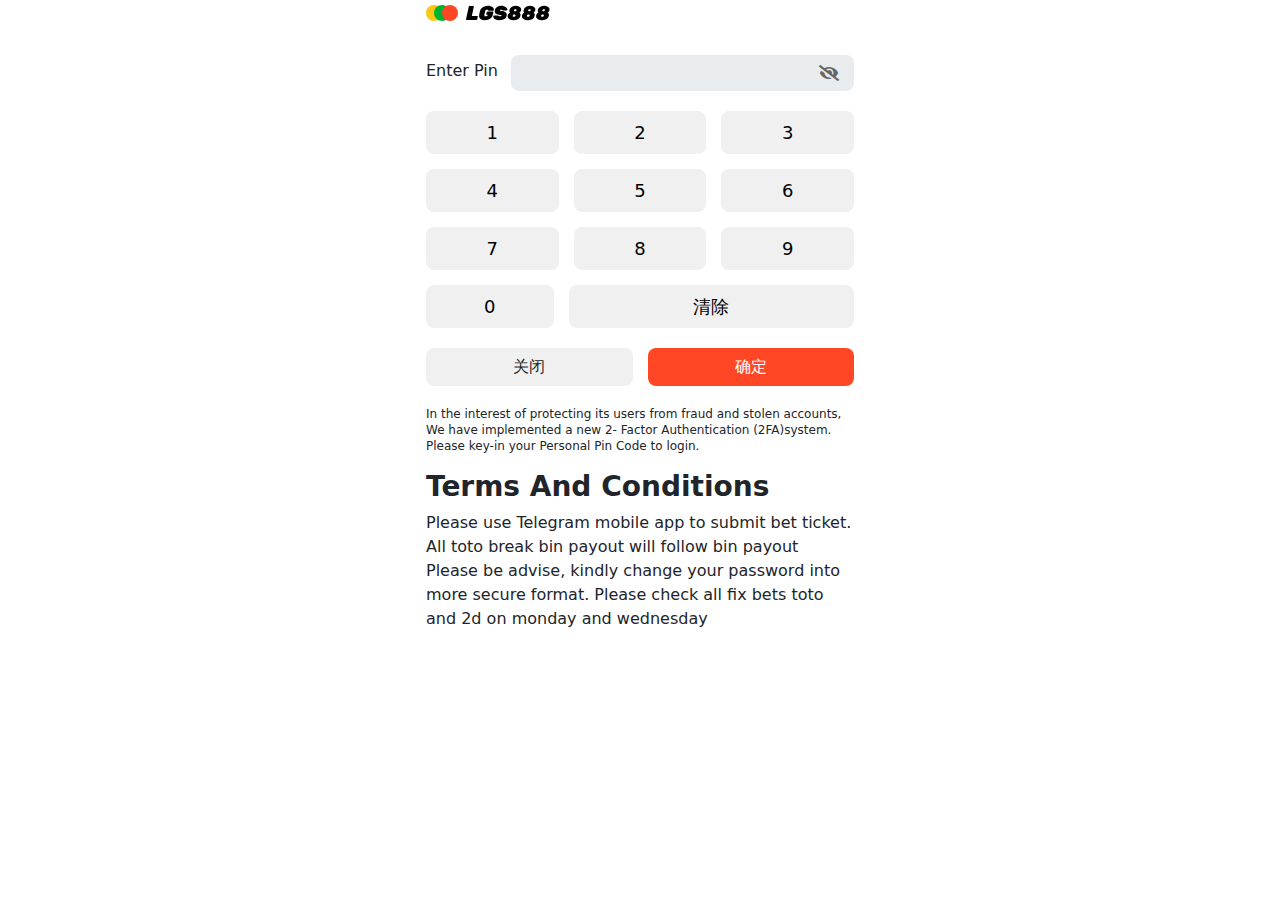
<file: pin.html>
<!doctype html>
<html lang="en" class="h-100">
  <head>
    <meta charset="utf-8">
    <meta name="viewport" content="width=device-width, initial-scale=1">
    <meta name="description" content="">
    <meta name="author" content="Mark Otto, Jacob Thornton, and Bootstrap contributors">
    <meta name="generator" content="Hugo 0.88.1">
    <title>EZY2D</title>
    <link rel="icon" type="image/x-icon" href="assets/images/favicon.png">
    <link rel="canonical" href="https://getbootstrap.com/docs/5.1/examples/cover/">
    <link rel="stylesheet" href="https://fonts.googleapis.com/css2?family=Material+Symbols+Outlined:opsz,wght,FILL,GRAD@24,400,0,0" />
    <link rel="preconnect" href="https://fonts.googleapis.com">
    <link rel="preconnect" href="https://fonts.gstatic.com" crossorigin>
    <link href="https://fonts.googleapis.com/css2?family=Rubik:ital,wght@0,300..900;1,300..900&display=swap" rel="stylesheet">
    <link rel="stylesheet" href="https://cdnjs.cloudflare.com/ajax/libs/font-awesome/5.15.3/css/all.min.css">
    <script src="https://cdn.jsdelivr.net/npm/@popperjs/core@2.10.2/dist/umd/popper.min.js" integrity="sha384-7+zCNj/IqJ95wo16oMtfsKbZ9ccEh31eOz1HGyDuCQ6wgnyJNSYdrPa03rtR1zdB" crossorigin="anonymous"></script>
    <script src="https://cdn.jsdelivr.net/npm/bootstrap@5.1.3/dist/js/bootstrap.min.js" integrity="sha384-QJHtvGhmr9XOIpI6YVutG+2QOK9T+ZnN4kzFN1RtK3zEFEIsxhlmWl5/YESvpZ13" crossorigin="anonymous"></script>
    

    <!-- Bootstrap core CSS -->
<link href="assets/dist/css/bootstrap.min.css" rel="stylesheet">

    <style>
      .bd-placeholder-img {
        font-size: 1.125rem;
        text-anchor: middle;
        -webkit-user-select: none;
        -moz-user-select: none;
        user-select: none;
      }

      @media (min-width: 768px) {
        .bd-placeholder-img-lg {
          font-size: 3.5rem;
        }
      }
      .input-group {
            margin: 20px 0;
            padding: 20px;
            border: 1px solid #ccc;
            border-radius: 8px;
            background-color: #f9f9f9;
        }

        .input-container {
            position: relative;
            margin: 10px 0;
        }

        .input-display {
            width: 100%;
            font-size: 16px;
            border-radius: 4px;
        }

        .toggle-icon {
            position: absolute;
            right: 10px;
            top: 50%;
            transform: translateY(-50%);
            cursor: pointer;
            font-size: 20px;
            color: #666;
            padding: 5px;
            transition: color 0.3s;
        }

        .toggle-icon:hover {
            color: #333;
        }


        button {
            padding: 10px;
            font-size: 18px;
            border: 1px solid #ddd;
            border-radius: 4px;
            background-color: white;
            cursor: pointer;
            transition: background-color 0.3s;
        }

        button:hover {
            background-color: #e6e6e6;
        }

        h2 {
            color: #333;
            margin-bottom: 5px;
        }

        .group-title {
            color: #666;
            margin-top: 0;
        }
    </style>

    
    <!-- Custom styles for this template -->
    <link href="cover.css" rel="stylesheet">
  </head>
  <body class="d-flex bg-white mb-auto">
  
    <!-- Modal -->
<div class="modal fade" id="staticBackdrop" data-bs-backdrop="static" data-bs-keyboard="false" tabindex="-1" aria-labelledby="staticBackdropLabel" aria-hidden="true">
  <div class="modal-dialog modal-dialog-centered">
    <div class="modal-content rounded-24 w-75 mx-auto">
      <div class="modal-header no-border">
        <!-- <h5 class="modal-title text-center w-100" id="staticBackdropLabel">请输入投注 “Akhway”的号码</h5> -->
        <!-- <button type="button" class="btn-close" data-bs-dismiss="modal" aria-label="Close"></button> -->
      </div>
      <div class="modal-body">
        <p class="w100 text-center">PIN 码输入错误</p>
      </div>
      <div class="modal-footer no-border">
        <button type="button" class="btn flex-fill bg-lg rounded-5" data-bs-dismiss="modal">关闭</button>
      </div>
    </div>
  </div>
</div>
    
<div class="phone-container d-flex mx-auto flex-column px-3">
 
<div class="mbh20"><img src="assets/images/ezy2d.svg"></div>

<div id="group1">
  <div class="input-container">
    <div class="d-flex mbh20"><span class="w-25" style="line-height: 32px;">Enter Pin</span>
      <input type="password" readonly class="input-display form-control bg-lg no-border rounded-5">
      <i class="toggle-icon fas fa-eye-slash" style="font-size:16px;" onclick="toggleInputType('group1')"></i>
    </div>
  </div>
  <div class="row g-0 mbh20" style="gap:15px;">
    <div class="row g-0" style="gap:15px;">
      <button onclick="addNumber('group1', '1')" class="col p-2 bg-lg rounded-5 text-center border-0">1</button>
      <button onclick="addNumber('group1', '2')" class="col p-2 bg-lg rounded-5 text-center border-0">2</button>
      <button onclick="addNumber('group1', '3')" class="col p-2 bg-lg rounded-5 text-center border-0">3</button>
    </div>
    <div class="row g-0" style="gap:15px;">
      <button onclick="addNumber('group1', '4')" class="col p-2 bg-lg rounded-5 text-center border-0">4</button>
      <button onclick="addNumber('group1', '5')" class="col p-2 bg-lg rounded-5 text-center border-0">5</button>
      <button onclick="addNumber('group1', '6')" class="col p-2 bg-lg rounded-5 text-center border-0">6</button>
    </div>
    <div class="row g-0" style="gap:15px;">
      <button onclick="addNumber('group1', '7')" class="col p-2 bg-lg rounded-5 text-center border-0">7</button>
      <button onclick="addNumber('group1', '8')" class="col p-2 bg-lg rounded-5 text-center border-0">8</button>
      <button onclick="addNumber('group1', '9')" class="col p-2 bg-lg rounded-5 text-center border-0">9</button>
    </div>
    <div class="row g-0" style="gap:15px;">
      <button onclick="addNumber('group1', '0')" class="col p-2 bg-lg rounded-5 text-center border-0">0</button>
      <button onclick="clearDisplay('group1')" class="col-8 p-2 bg-lg rounded-5 text-center border-0">清除</button>
    </div>
  </div>
  <div class="d-flex mbh20" style="gap:15px;">
    <button type="button" data-bs-toggle="modal" data-bs-target="#staticBackdrop" class="btn flex-fill bg-lg rounded-5">关闭</button>
    <a type="button" class="flex-fill btn bg-brandred rounded-5 text-white text-decoration-none" href="indexlogin.html">确定</a>
  </div>
</div>

<p class="f12">In the interest of protecting its users from fraud and stolen accounts, We have implemented a new 2- Factor Authentication (2FA)system.
  Please key-in your
  Personal Pin Code to login.
</p>
<h3 class="fw800">Terms And Conditions</h3>
<p>Please use Telegram mobile app to
  submit bet ticket.
  All toto break bin payout will follow
  bin payout
  Please be advise, kindly change your
  password into more secure format.
  Please check all fix bets toto and 2d
  on monday and wednesday
</p>

</div>

<script>
  function addNumber(groupId, number) {
      const input = document.querySelector(`#${groupId} .input-display`);
      input.value += number;
  }

  function clearDisplay(groupId) {
      const input = document.querySelector(`#${groupId} .input-display`);
      input.value = '';
  }

  function toggleInputType(groupId) {
      const input = document.querySelector(`#${groupId} .input-display`);
      const icon = document.querySelector(`#${groupId} .toggle-icon`);
      
      if (input.type === 'password') {
          input.type = 'text';
          icon.classList.remove('fa-eye-slash');
          icon.classList.add('fa-eye');
      } else {
          input.type = 'password';
          icon.classList.remove('fa-eye');
          icon.classList.add('fa-eye-slash');
      }
  }
</script>



  </body>

</html>
</file>
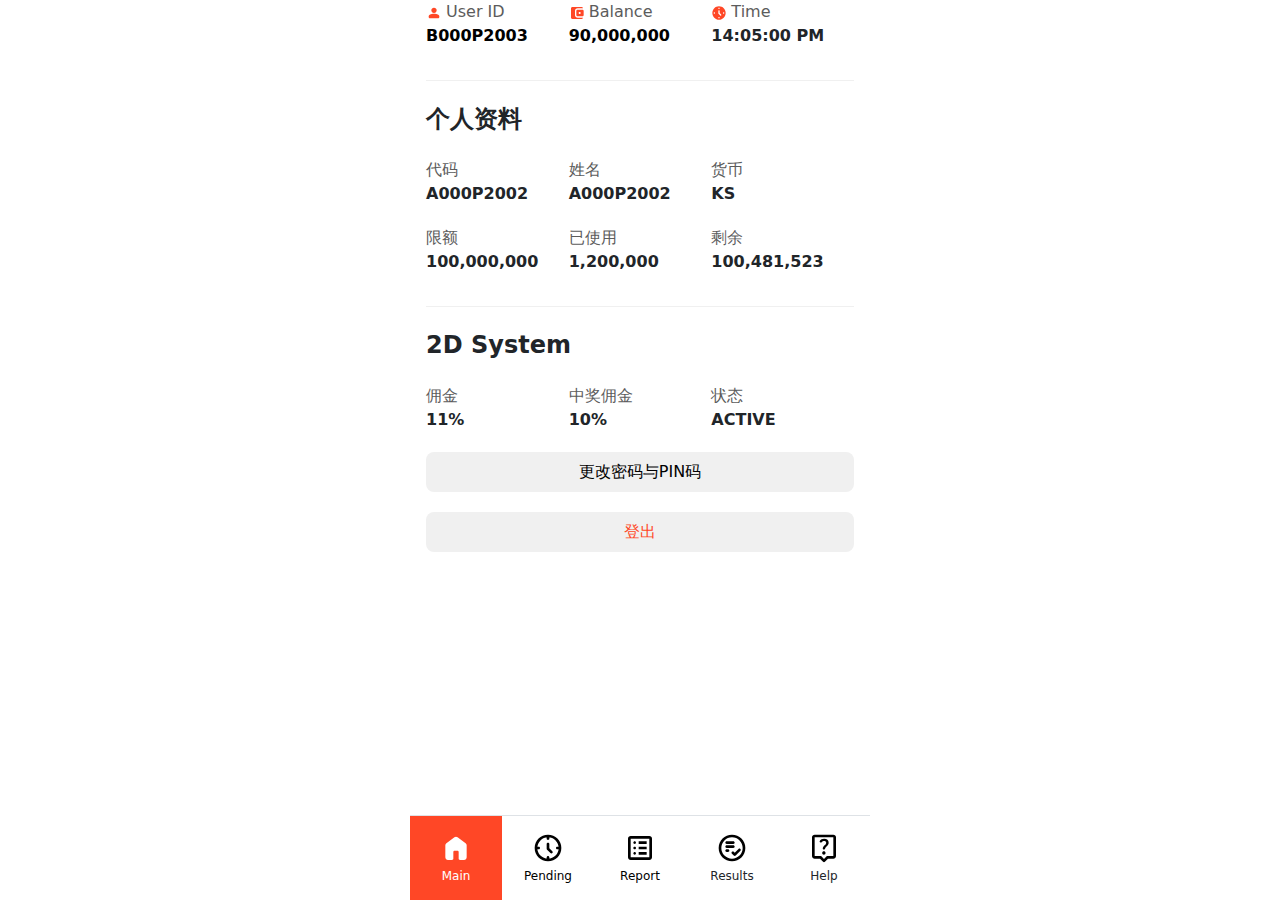
<file: profile.html>
<!doctype html>
<html lang="en" class="h-100">
  <head>
    <meta charset="utf-8">
    <meta name="viewport" content="width=device-width, initial-scale=1">
    <meta name="description" content="">
    <meta name="author" content="Mark Otto, Jacob Thornton, and Bootstrap contributors">
    <meta name="generator" content="Hugo 0.88.1">
    <title>EZY2D</title>
    <link rel="icon" type="image/x-icon" href="assets/images/favicon.png">
    <link rel="canonical" href="https://getbootstrap.com/docs/5.1/examples/cover/">
    <link rel="stylesheet" href="https://fonts.googleapis.com/css2?family=Material+Symbols+Outlined:opsz,wght,FILL,GRAD@24,400,0,0" />
    <link rel="preconnect" href="https://fonts.googleapis.com">
    <link rel="preconnect" href="https://fonts.gstatic.com" crossorigin>
    <link href="https://fonts.googleapis.com/css2?family=Rubik:ital,wght@0,300..900;1,300..900&display=swap" rel="stylesheet">
    
    

    <!-- Bootstrap core CSS -->
<link href="assets/dist/css/bootstrap.min.css" rel="stylesheet">

    <style>
      .bd-placeholder-img {
        font-size: 1.125rem;
        text-anchor: middle;
        -webkit-user-select: none;
        -moz-user-select: none;
        user-select: none;
      }

      @media (min-width: 768px) {
        .bd-placeholder-img-lg {
          font-size: 3.5rem;
        }
      }
    </style>

    
    <!-- Custom styles for this template -->
    <link href="cover.css" rel="stylesheet">
  </head>


  
  <body class="d-flex bg-white mb-auto">
    
<div class="phone-container d-flex mx-auto flex-column">
  

  <main class="phone-container px-3" style="padding-bottom: 100px;">
  <!--TopInfo-->
  <div class="row g-0 pbh32andline">
    <a href="profile.html" class="col text-decoration-none">
      <div class="text-g"><img class="mrw4" src="assets/images/material-symbols_person-rounded.svg">User ID</div>
      <div class="fw800 text-black">B000P2003</div>
    </a>
    <a href="Balance.html" class="col text-decoration-none">
      <div class="text-g"><img class="mrw4" src="assets/images/material-symbols_account-balance-wallet.svg">Balance</div>
      <div class="fw800 text-black">90,000,000</div>
    </a>
    <div class="col">
      <div class="text-g"><img class="mrw4" src="assets/images/material-symbols_nest-clock-farsight-analog-rounded.svg">Time</div>
      <div class="fw800">14:05:00 PM</div>
    </div>
   </div>

<h4 class="my-4 fw800">个人资料</h4>
<div class="row g-0 mbh20">
   <div class="col">
    <div class="text-g">代码</div>
    <div class="fw800">A000P2002</div>
   </div>
  <div class="col">
    <div class="text-g">姓名</div>
    <div class="fw800">A000P2002</div>
  </div>
  <div class="col">
    <div class="text-g">货币</div>
    <div class="fw800">KS</div>
  </div>
</div>
<div class="row g-0 pbh32andline">
   <div class="col">
    <div class="text-g">限额</div>
    <div class="fw800">100,000,000</div>
   </div>
  <div class="col">
    <div class="text-g">已使用</div>
    <div class="fw800">1,200,000</div>
  </div>
  <div class="col">
    <div class="text-g">剩余</div>
    <div class="fw800">100,481,523</div>
  </div>
</div>

<h4 class="my-4 fw800">2D System</h4>
<div class="row g-0 mbh20">
   <div class="col">
    <div class="text-g">佣金</div>
    <div class="fw800">11%</div>
   </div>
  <div class="col">
    <div class="text-g">中奖佣金</div>
    <div class="fw800">10%</div>
  </div>
  <div class="col">
    <div class="text-g">状态</div>
    <div class="fw800">ACTIVE</div>
  </div>
</div>

<div class="d-flex flex-column">
<a href="changepw.html" class="p-2 mbh20 bg-lg rounded-5 text-black text-center text-decoration-none">更改密码与PIN码</a>
<a href="#" class="p-2 bg-lg rounded-5 text-brandred text-center text-decoration-none">登出</a>
</div>

  </main>

<!--BottomNav-->
<div class="phone-container fixed-bottom-ezy bg-white border-top">
  <div class="row g-0 align-items-center">
  <a href="indexlogin.html" class="col py-3 bg-brandred text-decoration-none">
    <div class="text-center mbh4"><img src="assets/images/material-symbols_home-rounded.svg"></div>
    <div class="text-center text-white f12">Main</div>
  </a>
  <a href="pending.html" class="col text-decoration-none">
    <div class="text-center mbh4"><img src="assets/images/material-symbols_nest-clock-farsight-analog-outline-rounded.svg"></div>
    <div class="text-center text-black f12">Pending</div>
  </a>
  <a href="report.html" class="col text-decoration-none">
    <div class="text-center mbh4"><img src="assets/images/material-symbols_list-alt-outline.svg"></div>
    <div class="text-center text-black f12">Report</div>
  </a>
  <div class="col">
    <div class="text-center mbh4"><img src="assets/images/material-symbols_playlist-add-check-circle-outline-rounded.svg"></div>
    <div class="text-center f12">Results</div>
  </div>
  <div class="col">
    <div class="text-center mbh4"><img src="assets/images/material-symbols_live-help-outline-rounded.svg"></div>
    <div class="text-center f12">Help</div>
  </div>
</div>
</div>

</div>


    
  </body>
</html>
</file>
<file: cover.css>
/*
 * Globals
 */


/* Custom default button */
.btn-secondary,
.btn-secondary:hover,
.btn-secondary:focus {
  color: #333;
  text-shadow: none; /* Prevent inheritance from `body` */
}


/*
 * Base structure
 */



.phone-container {
  max-width: 460px;
  width:100%
}

/*
 * Header
 */

.nav-masthead .nav-link {
  padding: .25rem 0;
  font-weight: 700;
  color: rgba(255, 255, 255, .5);
  background-color: transparent;
  border-bottom: .25rem solid transparent;
}

.nav-masthead .nav-link:hover,
.nav-masthead .nav-link:focus {
  border-bottom-color: rgba(255, 255, 255, .25);
}

.nav-masthead .nav-link + .nav-link {
  margin-left: 1rem;
}

.nav-masthead .active {
  color: #fff;
  border-bottom-color: #fff;
}
.bg-jackpot{
  background-image: url('assets/images/23r3f43gf.jpg');
  background-position: top center;
  background-repeat: no-repeat;
  background-size: cover;
  height:136px;
}
.bg-homebg{
  background-image: url('assets/images/Home-purbg.jpg');
  background-position: top top;
  background-repeat: no-repeat;
  background-size: cover;
  height:100vh;
}
.bg-btng{
  background-image: url('assets/images/testbtn.apng');
  background-position: top center;
  background-repeat: no-repeat;
  background-size: cover;
  height:52px;
}
.text-brandred{
  color:#FF4726;
}
.text-g{
  color:#5c5c5c;
}
.text-dg{
  color:#999999;
}
.text-gold{
  color:#F1D789;
}
.text-goldg{
  background: var(--Gold, linear-gradient(180deg, #ECC46B 0%, #FFCC5B 50.5%, #735106 50.51%, #E8B23A 100%));
  background-clip: text;
  -webkit-background-clip: text;
  -webkit-text-fill-color: transparent;
}
.text-bgred{
  background: #FF4726;
  background-clip: text;
  -webkit-background-clip: text;
  -webkit-text-fill-color: transparent;
}
.text-wgoldg{
  background: var(--Bright-Gold, linear-gradient(0deg, #ECDFC4 25%, #D3C6A8 53.4%, #866F3D 77.5%));
  background-clip: text;
  -webkit-background-clip: text;
  -webkit-text-fill-color: transparent;
}
.fw800{
  font-weight: 800;
}
.bg-brandred{
  background-color: #FF4726;
}
.bg-brandlyellow{
  background-color: #FFF3CD;
}
.bg-lg{
  background-color: #F0F0F0;
}
.bg-lgreen{
  background-color: #EBFAEF;
}
.bg-green{
  background-color: #00B333;
}
.bg-wo20{
  background-color: rgba(255, 255, 255, 0.20);
}
.bg-yg{
  background:linear-gradient(180deg, #FFE748 0%, #FFBA65 100%);
}
.bg-gg{
  background:linear-gradient(180deg, #0BE148 0%, #05C595 100%);
}
.bg-lyg{
  background:linear-gradient(180deg, #FFF 0%, #FFF1E6 100%);
  height:100vh;
}
.bg-bkg{
  background: linear-gradient(0deg, #000 0%, #443B36 100%);
}
.bg-goldg{
  background: linear-gradient(180deg, #F2E5C3 0%, #715210 100%);
}
.bg-bk{
  background-color: #000000;
  height:100vh;
}
.bg-dkb{
  background-color: #201500;
}
.bg-dkg{
  background-color: #2A231E;
}
.bg-dg{
  background-color: #3C3426;
}
.bg-dkr{
  background-color: #480000;
}
.bg-dg2{
  background-color: #2B2924;
}

.f14{
  font-size: 14px;
  line-height: 20px;
}
.f12 {
  font-size: 12px;
  line-height: 16px;
}
.jackpotnum{
  /*text-shadow: 0px 4px 4px rgba(0, 0, 0, 0.25);*/
  font-size: 16px;
  font-weight: 700;
  background: linear-gradient(102deg, #F1D486 27.73%, #E3A406 61.51%);
  background-clip: text;
  -webkit-background-clip: text;
  -webkit-text-fill-color: transparent;
}
.jackpotnumbg{
  /*height: 24px;*/
  border-radius: 40px;
  border: 2px solid #FFE175;
  background: linear-gradient(0deg, #B41C0B -16.67%, #4E0C05 100%);
}
.mbh4{
  margin-bottom:4px;
}
.mbh12{
  margin-bottom:12px;
}
.mbh20{
  margin-bottom:20px;
}
.pbh32andline{
  padding-bottom:32px;
  border-bottom:1px solid #F0F0F0;
}
.mrw4{
  margin-right:4px;
}
.rounded-5 {
  border-radius: 0.5rem;
}
.rounded-24 {
  border-radius: 24px;
}
.h32 {
 height:32px;
}

.no-border {
  border: 0;
  box-shadow: none;
}
.fixed-top-ezy {
  position: fixed;
  top: 0;
  right: auto;
  left: auto;
  z-index: 1030;
}
.fixed-bottom-ezy {
  position: fixed;
  bottom: 0;
  right: auto;
  left: auto;
  z-index: 1030;
}
</file>
<file: cover/cover.css>
/*
 * Globals
 */


/* Custom default button */
.btn-secondary,
.btn-secondary:hover,
.btn-secondary:focus {
  color: #333;
  text-shadow: none; /* Prevent inheritance from `body` */
}


/*
 * Base structure
 */

body {
}

.phone-container {
  max-width: 460px;
  width:100%
}

/*
 * Header
 */

.nav-masthead .nav-link {
  padding: .25rem 0;
  font-weight: 700;
  color: rgba(255, 255, 255, .5);
  background-color: transparent;
  border-bottom: .25rem solid transparent;
}

.nav-masthead .nav-link:hover,
.nav-masthead .nav-link:focus {
  border-bottom-color: rgba(255, 255, 255, .25);
}

.nav-masthead .nav-link + .nav-link {
  margin-left: 1rem;
}

.nav-masthead .active {
  color: #fff;
  border-bottom-color: #fff;
}
.bg-jackpot{
  background-image: url('../assets/images/jackpot_bg.jpg');
  background-repeat: no-repeat;
  background-size: cover;
  height:136px;
}
.text-brandred{
  color:#FF4726;
}
.bg-brandred{
  background-color: #FF4726;
}
.bg-brandlyellow{
  background-color: #FFF3CD;
}
.bg-wo20{
  background-color: rgba(255, 255, 255, 0.20);
}
.bg-yg{
  background:linear-gradient(180deg, #FFE748 0%, #FFBA65 100%);
}
.bg-gg{
  background:linear-gradient(180deg, #00B333 0%, #00A47B 100%);
}
.f14{
  font-size: 14px;
  line-height: 20px;
}
.rounded-5 {
  border-radius: 0.5rem;
}
.rounded-24 {
  border-radius: 24px;
}
.h32 {
 height:32px;
}
.fixed-top-ezy {
  position: fixed;
  top: 0;
  right: auto;
  left: auto;
  z-index: 1030;
}
.fixed-bottom-ezy {
  position: fixed;
  bottom: 0;
  right: auto;
  left: auto;
  z-index: 1030;
}
</file>
